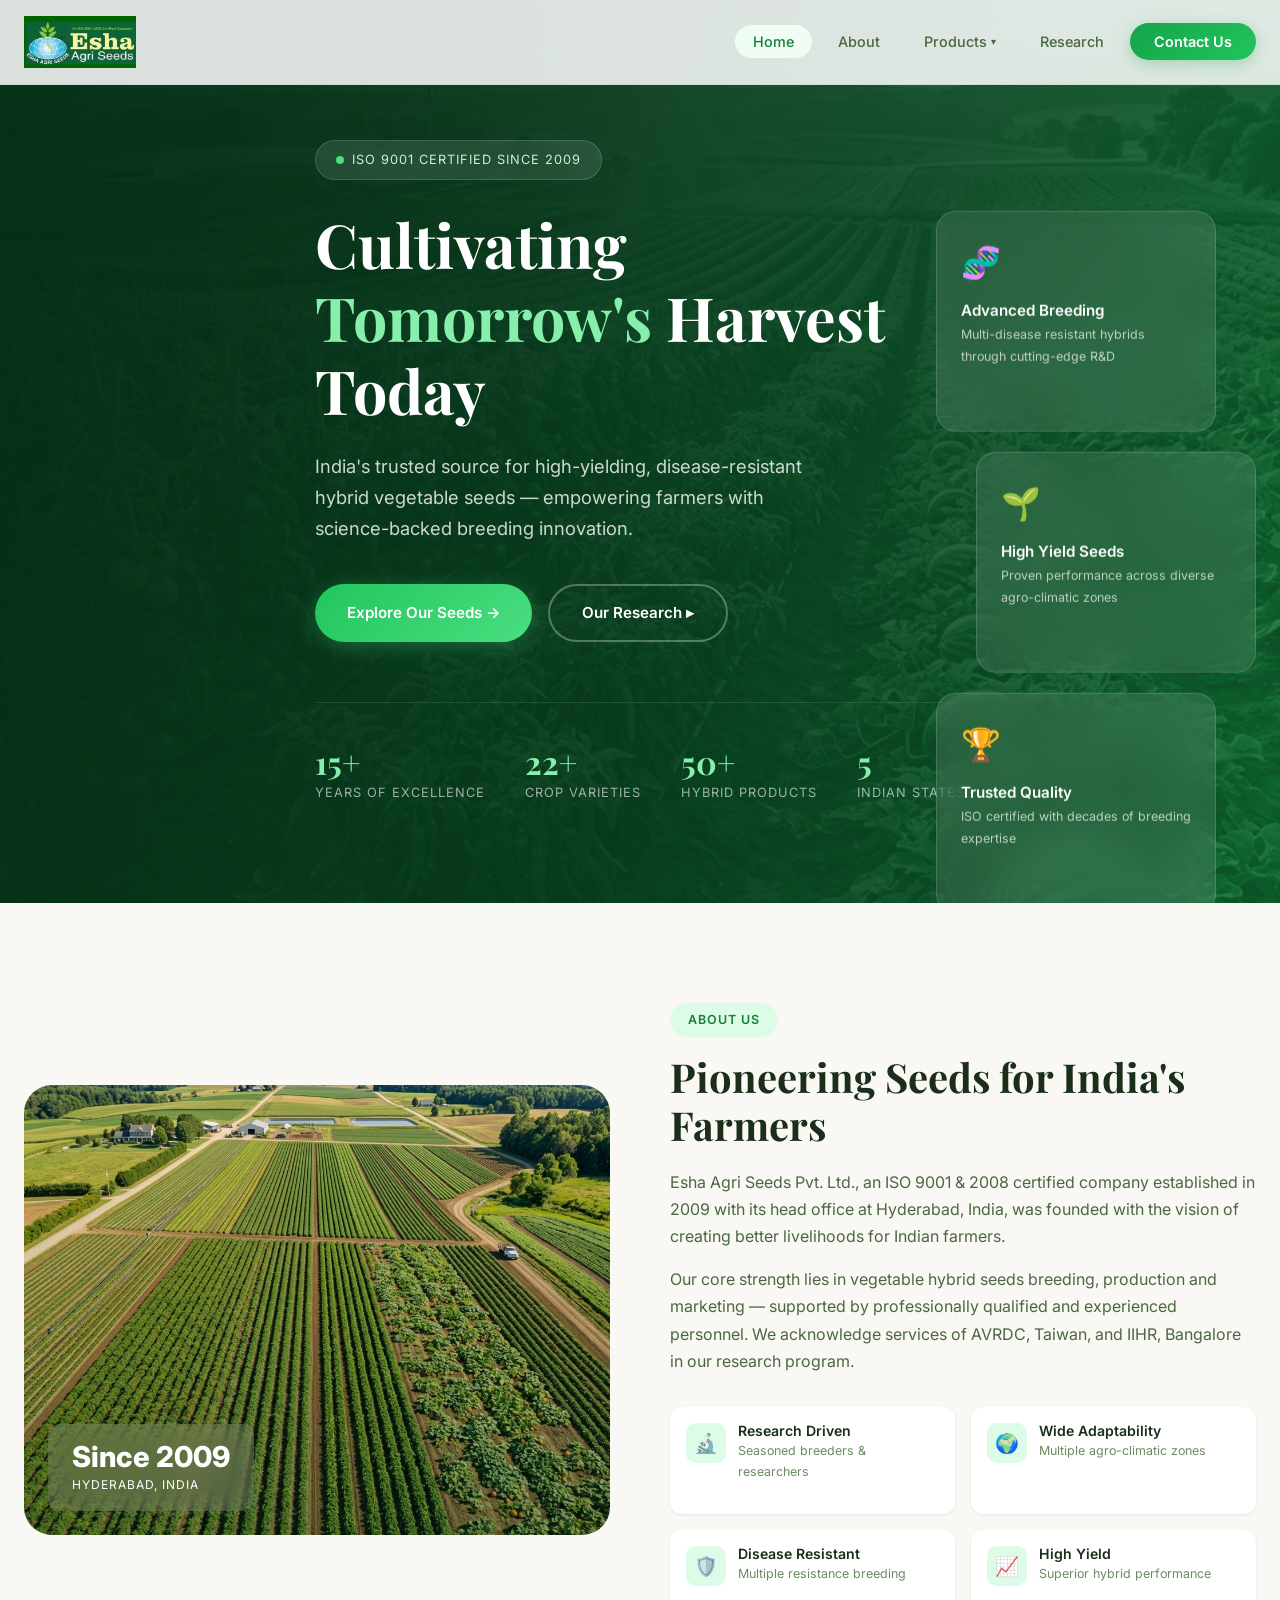
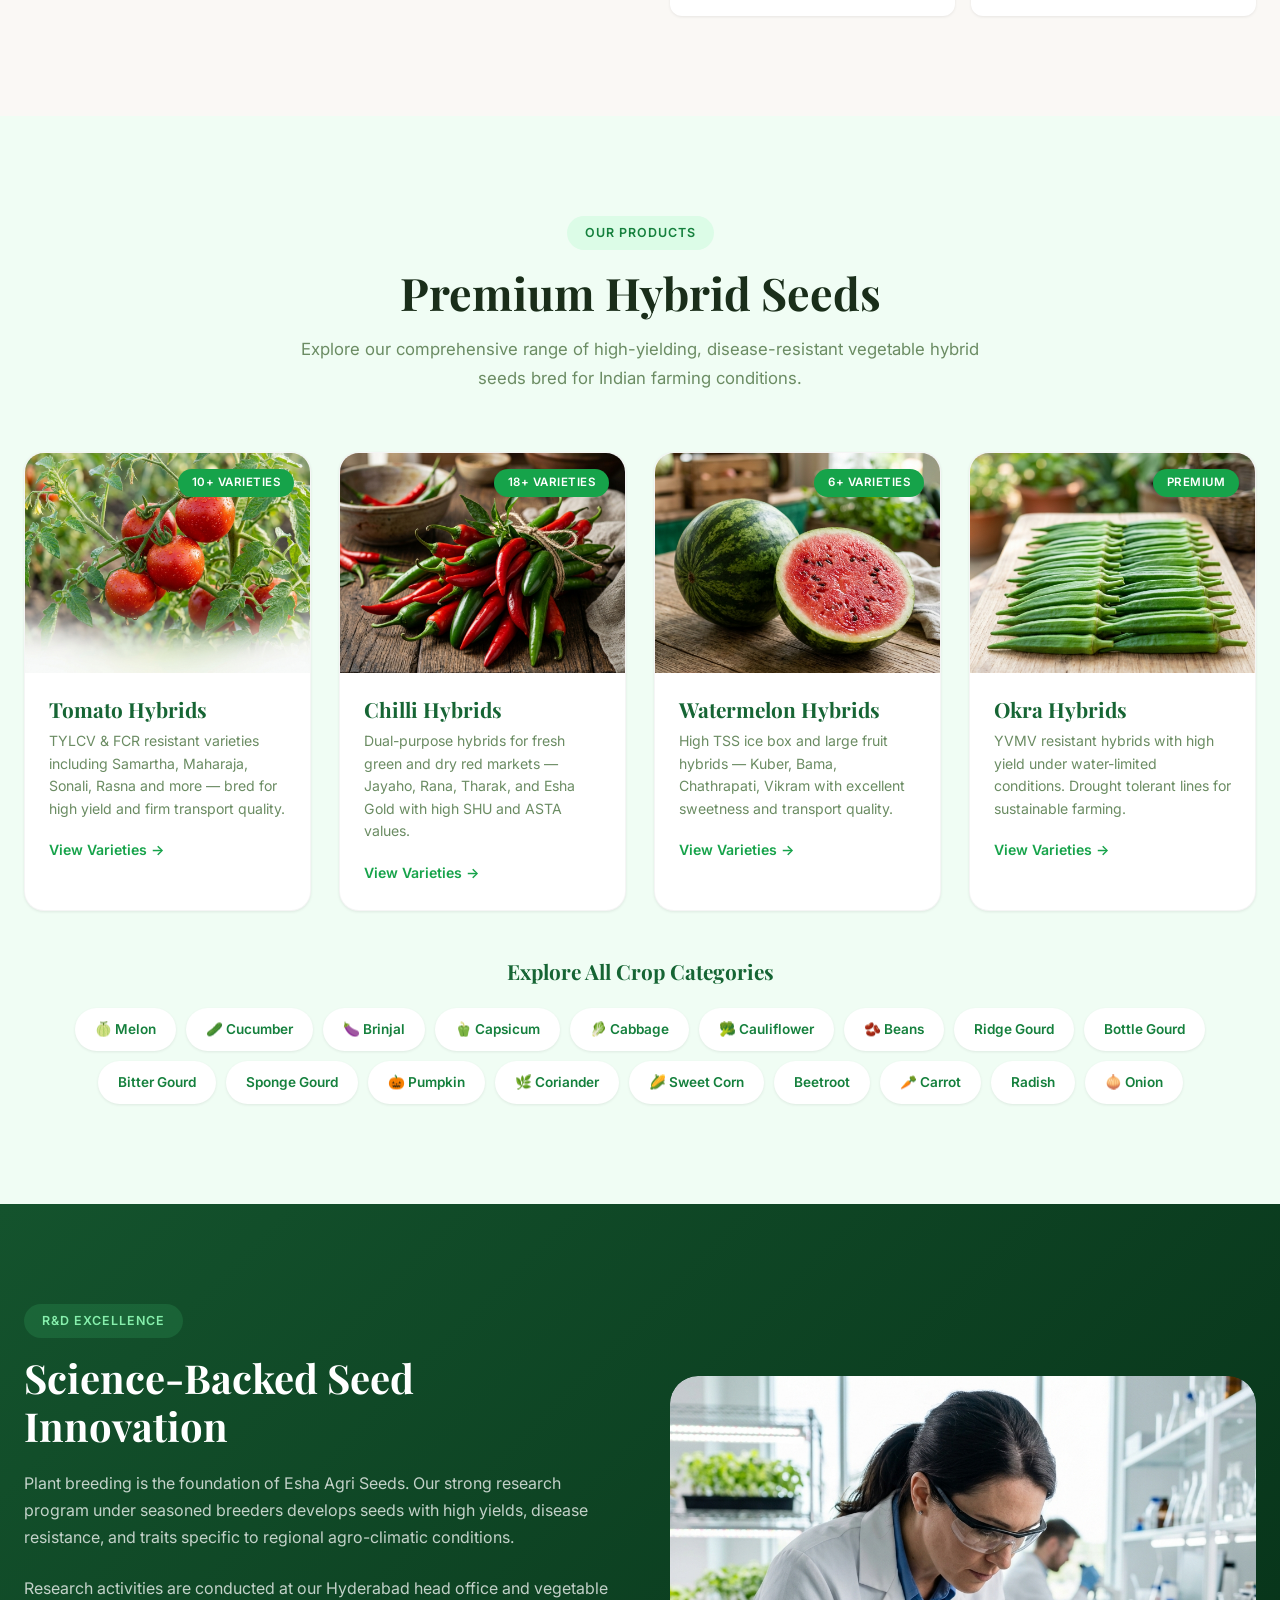
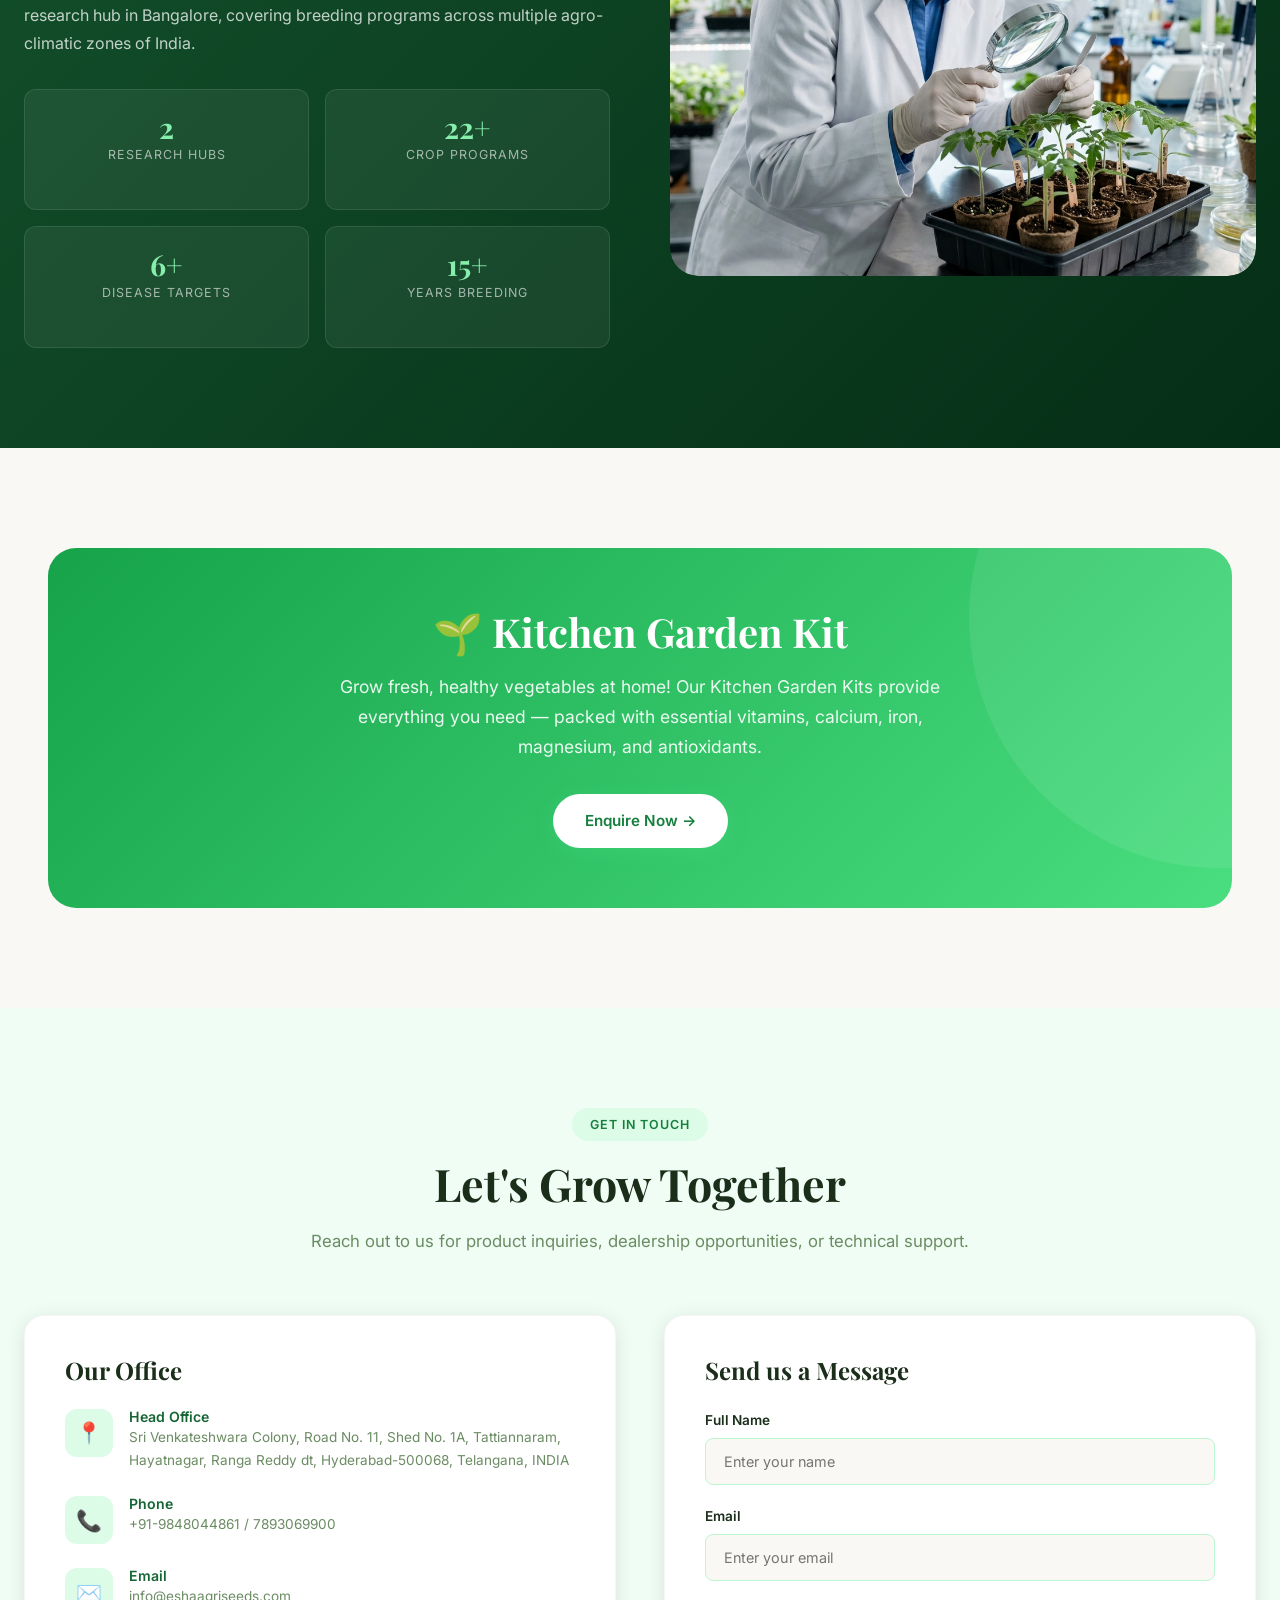
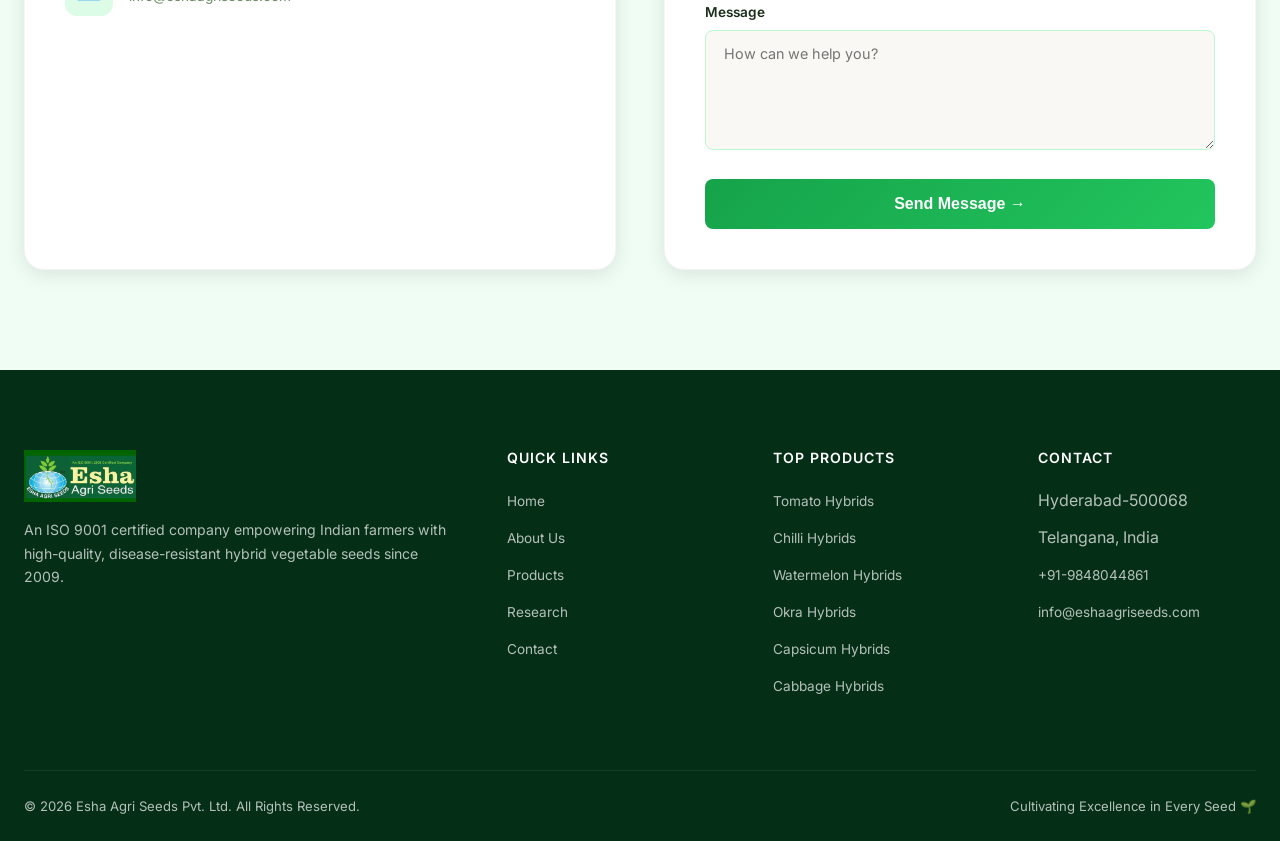
<file: index.html>
<!DOCTYPE html>
<html lang="en">
<head>
  <meta charset="UTF-8">
  <meta name="viewport" content="width=device-width, initial-scale=1.0">
  <title>Esha Agri Seeds Pvt Ltd | Premium Hybrid Vegetable Seeds</title>
  <meta name="description" content="Esha Agri Seeds Pvt Ltd - ISO 9001 certified company providing high quality hybrid vegetable seeds since 2009. Breeding excellence for Indian farmers.">
  <link rel="stylesheet" href="styles.css">
</head>
<body>

<!-- ===== HEADER ===== -->
<header class="site-header" id="site-header">
  <nav class="nav-inner">
    <a href="index.html" class="logo">
      <img src="images/logo.png" alt="Esha Agri Seeds" class="logo-img">
    </a>
    <ul class="nav-links" id="navLinks">
      <li><a href="index.html" class="active">Home</a></li>
      <li><a href="about.html">About</a></li>
      <li class="dropdown">
        <a class="dropdown-toggle">Products</a>
        <div class="dropdown-menu">
          <a href="products.html?crop=tomato">Tomato</a>
          <a href="products.html?crop=chilli">Chilli</a>
          <a href="products.html?crop=watermelon">Watermelon</a>
          <a href="products.html?crop=melon">Melon</a>
          <a href="products.html?crop=cucumber">Cucumber</a>
          <a href="products.html?crop=okra">Okra</a>
          <a href="products.html?crop=brinjal">Brinjal</a>
          <a href="products.html?crop=capsicum">Capsicum</a>
          <a href="products.html?crop=cabbage">Cabbage</a>
          <a href="products.html?crop=cauliflower">Cauliflower</a>
          <a href="products.html?crop=beans">Beans</a>
          <a href="products.html?crop=ridgegourd">Ridge Gourd</a>
          <a href="products.html?crop=bottlegourd">Bottle Gourd</a>
          <a href="products.html?crop=bittergourd">Bitter Gourd</a>
          <a href="products.html?crop=spongegourd">Sponge Gourd</a>
          <a href="products.html?crop=pumpkin">Pumpkin</a>
          <a href="products.html?crop=coriander">Coriander</a>
          <a href="products.html?crop=sweetcorn">Sweet Corn</a>
          <a href="products.html?crop=beetroot">Beetroot</a>
          <a href="products.html?crop=carrot">Carrot</a>
          <a href="products.html?crop=radish">Radish</a>
          <a href="products.html?crop=onion">Onion</a>
        </div>
      </li>
      <li><a href="research.html">Research</a></li>
      <li><a href="contact.html" class="nav-cta">Contact Us</a></li>
    </ul>
    <button class="mobile-toggle" id="mobileToggle" aria-label="Toggle menu">☰</button>
  </nav>
</header>

<!-- ===== HERO ===== -->
<section class="hero" id="hero">
  <div class="hero-bg"><img src="images/hero-banner.png" alt="Esha Agri Seeds farmland"></div>
  <div class="hero-overlay"></div>
  <div class="container hero-content">
    <div class="hero-badge"><span class="dot"></span> ISO 9001 Certified Since 2009</div>
    <h1>Cultivating <span class="accent">Tomorrow's</span> Harvest Today</h1>
    <p>India's trusted source for high-yielding, disease-resistant hybrid vegetable seeds — empowering farmers with science-backed breeding innovation.</p>
    <div class="hero-actions">
      <a href="products.html" class="btn btn-primary">Explore Our Seeds →</a>
      <a href="research.html" class="btn btn-outline">Our Research ▸</a>
    </div>
    <div class="hero-stats">
      <div class="stat"><h3>15+</h3><p>Years of Excellence</p></div>
      <div class="stat"><h3>22+</h3><p>Crop Varieties</p></div>
      <div class="stat"><h3>50+</h3><p>Hybrid Products</p></div>
      <div class="stat"><h3>5</h3><p>Indian States</p></div>
    </div>
  </div>
  <div class="hero-float">
    <div class="float-card">
      <div class="fc-icon">🧬</div>
      <h4>Advanced Breeding</h4>
      <p>Multi-disease resistant hybrids through cutting-edge R&D</p>
    </div>
    <div class="float-card">
      <div class="fc-icon">🌱</div>
      <h4>High Yield Seeds</h4>
      <p>Proven performance across diverse agro-climatic zones</p>
    </div>
    <div class="float-card">
      <div class="fc-icon">🏆</div>
      <h4>Trusted Quality</h4>
      <p>ISO certified with decades of breeding expertise</p>
    </div>
  </div>
</section>

<!-- ===== ABOUT SECTION ===== -->
<section class="section" id="about">
  <div class="container">
    <div class="about-grid reveal">
      <div class="about-img">
        <img src="images/farm-aerial.png" alt="Esha Agri Seeds farm">
        <div class="badge-overlay">
          <h4>Since 2009</h4>
          <p>Hyderabad, India</p>
        </div>
      </div>
      <div class="about-text">
        <span class="tag">About Us</span>
        <h2>Pioneering Seeds for India's Farmers</h2>
        <p>Esha Agri Seeds Pvt. Ltd., an ISO 9001 & 2008 certified company established in 2009 with its head office at Hyderabad, India, was founded with the vision of creating better livelihoods for Indian farmers.</p>
        <p>Our core strength lies in vegetable hybrid seeds breeding, production and marketing — supported by professionally qualified and experienced personnel. We acknowledge services of AVRDC, Taiwan, and IIHR, Bangalore in our research program.</p>
        <div class="about-features">
          <div class="about-feat">
            <div class="icon">🔬</div>
            <div><h4>Research Driven</h4><p>Seasoned breeders & researchers</p></div>
          </div>
          <div class="about-feat">
            <div class="icon">🌍</div>
            <div><h4>Wide Adaptability</h4><p>Multiple agro-climatic zones</p></div>
          </div>
          <div class="about-feat">
            <div class="icon">🛡️</div>
            <div><h4>Disease Resistant</h4><p>Multiple resistance breeding</p></div>
          </div>
          <div class="about-feat">
            <div class="icon">📈</div>
            <div><h4>High Yield</h4><p>Superior hybrid performance</p></div>
          </div>
        </div>
      </div>
    </div>
  </div>
</section>

<!-- ===== PRODUCTS ===== -->
<section class="section" style="background: var(--green-50);" id="products">
  <div class="container">
    <div class="section-header reveal">
      <span class="tag">Our Products</span>
      <h2>Premium Hybrid Seeds</h2>
      <p>Explore our comprehensive range of high-yielding, disease-resistant vegetable hybrid seeds bred for Indian farming conditions.</p>
    </div>
    <div class="products-grid reveal">
      <div class="product-card">
        <div class="card-img">
          <img src="images/tomato.png" alt="Tomato Hybrids">
          <span class="card-badge">10+ Varieties</span>
        </div>
        <div class="card-body">
          <h3>Tomato Hybrids</h3>
          <p>TYLCV & FCR resistant varieties including Samartha, Maharaja, Sonali, Rasna and more — bred for high yield and firm transport quality.</p>
          <a href="products.html?crop=tomato" class="card-link">View Varieties →</a>
        </div>
      </div>
      <div class="product-card">
        <div class="card-img">
          <img src="images/chilli.png" alt="Chilli Hybrids">
          <span class="card-badge">18+ Varieties</span>
        </div>
        <div class="card-body">
          <h3>Chilli Hybrids</h3>
          <p>Dual-purpose hybrids for fresh green and dry red markets — Jayaho, Rana, Tharak, and Esha Gold with high SHU and ASTA values.</p>
          <a href="products.html?crop=chilli" class="card-link">View Varieties →</a>
        </div>
      </div>
      <div class="product-card">
        <div class="card-img">
          <img src="images/watermelon.png" alt="Watermelon Hybrids">
          <span class="card-badge">6+ Varieties</span>
        </div>
        <div class="card-body">
          <h3>Watermelon Hybrids</h3>
          <p>High TSS ice box and large fruit hybrids — Kuber, Bama, Chathrapati, Vikram with excellent sweetness and transport quality.</p>
          <a href="products.html?crop=watermelon" class="card-link">View Varieties →</a>
        </div>
      </div>
      <div class="product-card">
        <div class="card-img">
          <img src="images/okra.png" alt="Okra Hybrids">
          <span class="card-badge">Premium</span>
        </div>
        <div class="card-body">
          <h3>Okra Hybrids</h3>
          <p>YVMV resistant hybrids with high yield under water-limited conditions. Drought tolerant lines for sustainable farming.</p>
          <a href="products.html?crop=okra" class="card-link">View Varieties →</a>
        </div>
      </div>
    </div>
    <!-- More Products -->
    <div style="text-align:center; margin-top:48px;" class="reveal">
      <h3 style="font-size:1.3rem; margin-bottom:24px; color:var(--green-800);">Explore All Crop Categories</h3>
      <div style="display:flex; flex-wrap:wrap; gap:10px; justify-content:center;">
        <a href="products.html?crop=melon" class="btn" style="background:var(--white); color:var(--green-700); box-shadow:var(--shadow-sm); font-size:.85rem; padding:10px 20px;">🍈 Melon</a>
        <a href="products.html?crop=cucumber" class="btn" style="background:var(--white); color:var(--green-700); box-shadow:var(--shadow-sm); font-size:.85rem; padding:10px 20px;">🥒 Cucumber</a>
        <a href="products.html?crop=brinjal" class="btn" style="background:var(--white); color:var(--green-700); box-shadow:var(--shadow-sm); font-size:.85rem; padding:10px 20px;">🍆 Brinjal</a>
        <a href="products.html?crop=capsicum" class="btn" style="background:var(--white); color:var(--green-700); box-shadow:var(--shadow-sm); font-size:.85rem; padding:10px 20px;">🫑 Capsicum</a>
        <a href="products.html?crop=cabbage" class="btn" style="background:var(--white); color:var(--green-700); box-shadow:var(--shadow-sm); font-size:.85rem; padding:10px 20px;">🥬 Cabbage</a>
        <a href="products.html?crop=cauliflower" class="btn" style="background:var(--white); color:var(--green-700); box-shadow:var(--shadow-sm); font-size:.85rem; padding:10px 20px;">🥦 Cauliflower</a>
        <a href="products.html?crop=beans" class="btn" style="background:var(--white); color:var(--green-700); box-shadow:var(--shadow-sm); font-size:.85rem; padding:10px 20px;">🫘 Beans</a>
        <a href="products.html?crop=ridgegourd" class="btn" style="background:var(--white); color:var(--green-700); box-shadow:var(--shadow-sm); font-size:.85rem; padding:10px 20px;">Ridge Gourd</a>
        <a href="products.html?crop=bottlegourd" class="btn" style="background:var(--white); color:var(--green-700); box-shadow:var(--shadow-sm); font-size:.85rem; padding:10px 20px;">Bottle Gourd</a>
        <a href="products.html?crop=bittergourd" class="btn" style="background:var(--white); color:var(--green-700); box-shadow:var(--shadow-sm); font-size:.85rem; padding:10px 20px;">Bitter Gourd</a>
        <a href="products.html?crop=spongegourd" class="btn" style="background:var(--white); color:var(--green-700); box-shadow:var(--shadow-sm); font-size:.85rem; padding:10px 20px;">Sponge Gourd</a>
        <a href="products.html?crop=pumpkin" class="btn" style="background:var(--white); color:var(--green-700); box-shadow:var(--shadow-sm); font-size:.85rem; padding:10px 20px;">🎃 Pumpkin</a>
        <a href="products.html?crop=coriander" class="btn" style="background:var(--white); color:var(--green-700); box-shadow:var(--shadow-sm); font-size:.85rem; padding:10px 20px;">🌿 Coriander</a>
        <a href="products.html?crop=sweetcorn" class="btn" style="background:var(--white); color:var(--green-700); box-shadow:var(--shadow-sm); font-size:.85rem; padding:10px 20px;">🌽 Sweet Corn</a>
        <a href="products.html?crop=beetroot" class="btn" style="background:var(--white); color:var(--green-700); box-shadow:var(--shadow-sm); font-size:.85rem; padding:10px 20px;">Beetroot</a>
        <a href="products.html?crop=carrot" class="btn" style="background:var(--white); color:var(--green-700); box-shadow:var(--shadow-sm); font-size:.85rem; padding:10px 20px;">🥕 Carrot</a>
        <a href="products.html?crop=radish" class="btn" style="background:var(--white); color:var(--green-700); box-shadow:var(--shadow-sm); font-size:.85rem; padding:10px 20px;">Radish</a>
        <a href="products.html?crop=onion" class="btn" style="background:var(--white); color:var(--green-700); box-shadow:var(--shadow-sm); font-size:.85rem; padding:10px 20px;">🧅 Onion</a>
      </div>
    </div>
  </div>
</section>

<!-- ===== RESEARCH ===== -->
<section class="section section-dark" id="research">
  <div class="container">
    <div class="research-grid reveal">
      <div class="research-content">
        <span class="tag">R&D Excellence</span>
        <h2>Science-Backed Seed Innovation</h2>
        <p>Plant breeding is the foundation of Esha Agri Seeds. Our strong research program under seasoned breeders develops seeds with high yields, disease resistance, and traits specific to regional agro-climatic conditions.</p>
        <p>Research activities are conducted at our Hyderabad head office and vegetable research hub in Bangalore, covering breeding programs across multiple agro-climatic zones of India.</p>
        <div class="research-stats-grid">
          <div class="r-stat"><h3>2</h3><p>Research Hubs</p></div>
          <div class="r-stat"><h3>22+</h3><p>Crop Programs</p></div>
          <div class="r-stat"><h3>6+</h3><p>Disease Targets</p></div>
          <div class="r-stat"><h3>15+</h3><p>Years Breeding</p></div>
        </div>
      </div>
      <div class="research-img">
        <img src="images/research-lab.png" alt="Research laboratory">
      </div>
    </div>
  </div>
</section>

<!-- ===== KITCHEN GARDEN KIT ===== -->
<section class="section">
  <div class="container">
    <div class="cta-banner reveal">
      <h2>🌱 Kitchen Garden Kit</h2>
      <p>Grow fresh, healthy vegetables at home! Our Kitchen Garden Kits provide everything you need — packed with essential vitamins, calcium, iron, magnesium, and antioxidants.</p>
      <a href="contact.html" class="btn btn-primary" style="background:var(--white); color:var(--green-700);">Enquire Now →</a>
    </div>
  </div>
</section>

<!-- ===== CONTACT PREVIEW ===== -->
<section class="section" style="background:var(--green-50);" id="contact-preview">
  <div class="container">
    <div class="section-header reveal">
      <span class="tag">Get In Touch</span>
      <h2>Let's Grow Together</h2>
      <p>Reach out to us for product inquiries, dealership opportunities, or technical support.</p>
    </div>
    <div class="contact-grid reveal">
      <div class="contact-card">
        <h3>Our Office</h3>
        <div class="contact-item">
          <div class="ci-icon">📍</div>
          <div>
            <h4>Head Office</h4>
            <p>Sri Venkateshwara Colony, Road No. 11, Shed No. 1A, Tattiannaram, Hayatnagar, Ranga Reddy dt, Hyderabad-500068, Telangana, INDIA</p>
          </div>
        </div>
        <div class="contact-item">
          <div class="ci-icon">📞</div>
          <div>
            <h4>Phone</h4>
            <p>+91-9848044861 / 7893069900</p>
          </div>
        </div>
        <div class="contact-item">
          <div class="ci-icon">✉️</div>
          <div>
            <h4>Email</h4>
            <p>info@eshaagriseeds.com</p>
          </div>
        </div>
      </div>
      <div class="contact-card">
        <h3>Send us a Message</h3>
        <form class="contact-form" id="contactForm">
          <div class="form-group">
            <label for="name">Full Name</label>
            <input type="text" id="name" placeholder="Enter your name" required>
          </div>
          <div class="form-group">
            <label for="email">Email</label>
            <input type="email" id="email" placeholder="Enter your email" required>
          </div>
          <div class="form-group">
            <label for="message">Message</label>
            <textarea id="message" placeholder="How can we help you?" required></textarea>
          </div>
          <button type="submit" class="btn-submit">Send Message →</button>
        </form>
      </div>
    </div>
  </div>
</section>

<!-- ===== FOOTER ===== -->
<footer class="site-footer">
  <div class="container">
    <div class="footer-grid">
      <div class="footer-brand">
        <a href="index.html" class="logo" style="margin-bottom:12px;">
          <img src="images/logo.png" alt="Esha Agri Seeds" class="logo-img">
        </a>
        <p>An ISO 9001 certified company empowering Indian farmers with high-quality, disease-resistant hybrid vegetable seeds since 2009.</p>
      </div>
      <div class="footer-col">
        <h4>Quick Links</h4>
        <ul>
          <li><a href="index.html">Home</a></li>
          <li><a href="about.html">About Us</a></li>
          <li><a href="products.html">Products</a></li>
          <li><a href="research.html">Research</a></li>
          <li><a href="contact.html">Contact</a></li>
        </ul>
      </div>
      <div class="footer-col">
        <h4>Top Products</h4>
        <ul>
          <li><a href="products.html?crop=tomato">Tomato Hybrids</a></li>
          <li><a href="products.html?crop=chilli">Chilli Hybrids</a></li>
          <li><a href="products.html?crop=watermelon">Watermelon Hybrids</a></li>
          <li><a href="products.html?crop=okra">Okra Hybrids</a></li>
          <li><a href="products.html?crop=capsicum">Capsicum Hybrids</a></li>
          <li><a href="products.html?crop=cabbage">Cabbage Hybrids</a></li>
        </ul>
      </div>
      <div class="footer-col">
        <h4>Contact</h4>
        <ul>
          <li>Hyderabad-500068</li>
          <li>Telangana, India</li>
          <li><a href="tel:+919848044861">+91-9848044861</a></li>
          <li><a href="mailto:info@eshaagriseeds.com">info@eshaagriseeds.com</a></li>
        </ul>
      </div>
    </div>
    <div class="footer-bottom">
      <p>© 2026 Esha Agri Seeds Pvt. Ltd. All Rights Reserved.</p>
      <p>Cultivating Excellence in Every Seed 🌱</p>
    </div>
  </div>
</footer>

<script>
// Header scroll effect
window.addEventListener('scroll', () => {
  document.getElementById('site-header').classList.toggle('scrolled', window.scrollY > 50);
});

// Mobile menu toggle
document.getElementById('mobileToggle').addEventListener('click', () => {
  const nav = document.getElementById('navLinks');
  nav.classList.toggle('open');
  document.getElementById('mobileToggle').textContent = nav.classList.contains('open') ? '✕' : '☰';
});

// Scroll reveal
const observer = new IntersectionObserver((entries) => {
  entries.forEach(e => { if (e.isIntersecting) { e.target.classList.add('visible'); } });
}, { threshold: 0.1 });
document.querySelectorAll('.reveal').forEach(el => observer.observe(el));

// Animate stats on scroll
const animateCounters = () => {
  document.querySelectorAll('.stat h3, .r-stat h3').forEach(el => {
    const val = el.textContent; const num = parseInt(val);
    if (isNaN(num) || el.dataset.animated) return;
    el.dataset.animated = 'true';
    const suffix = val.replace(num, '');
    let current = 0;
    const step = Math.ceil(num / 40);
    const timer = setInterval(() => {
      current += step;
      if (current >= num) { current = num; clearInterval(timer); }
      el.textContent = current + suffix;
    }, 30);
  });
};
const statsObserver = new IntersectionObserver((entries) => {
  entries.forEach(e => { if (e.isIntersecting) animateCounters(); });
}, { threshold: 0.3 });
document.querySelectorAll('.hero-stats, .research-stats-grid').forEach(el => statsObserver.observe(el));
</script>
</body>
</html>
</file>
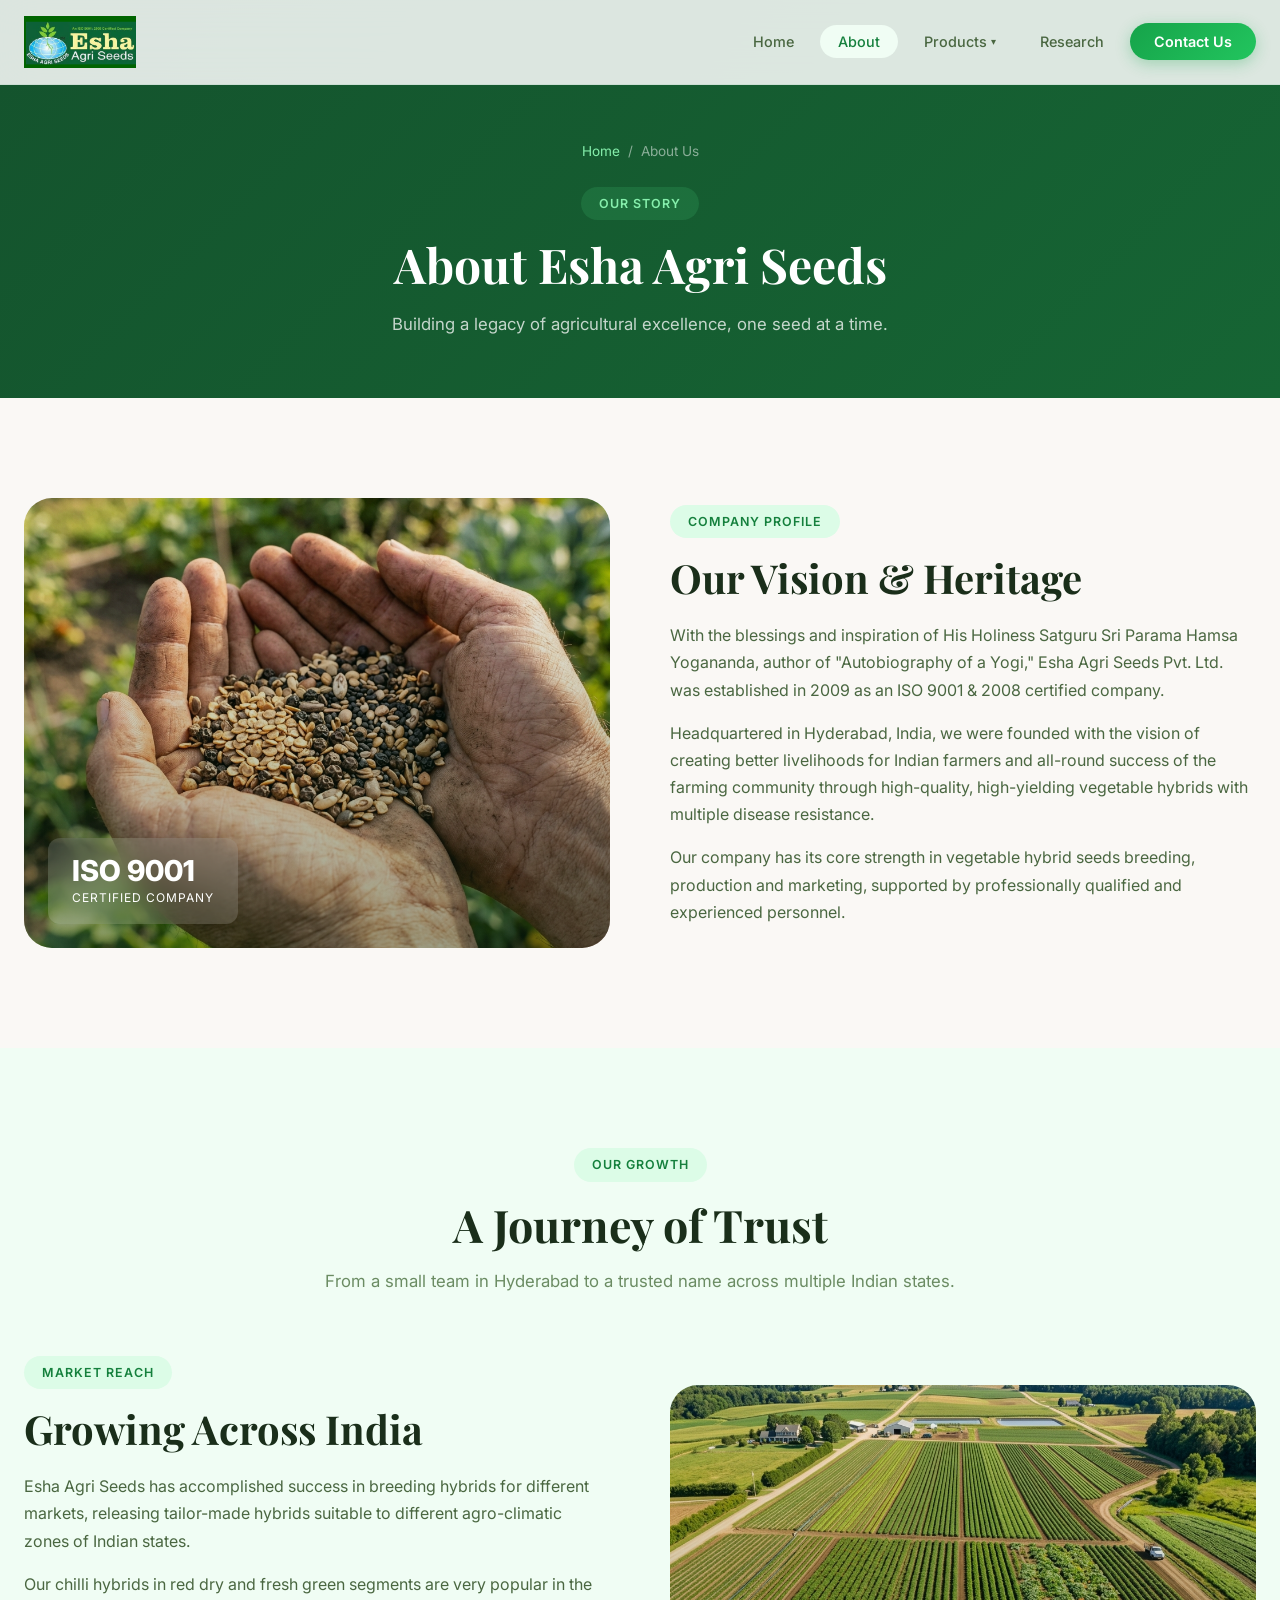
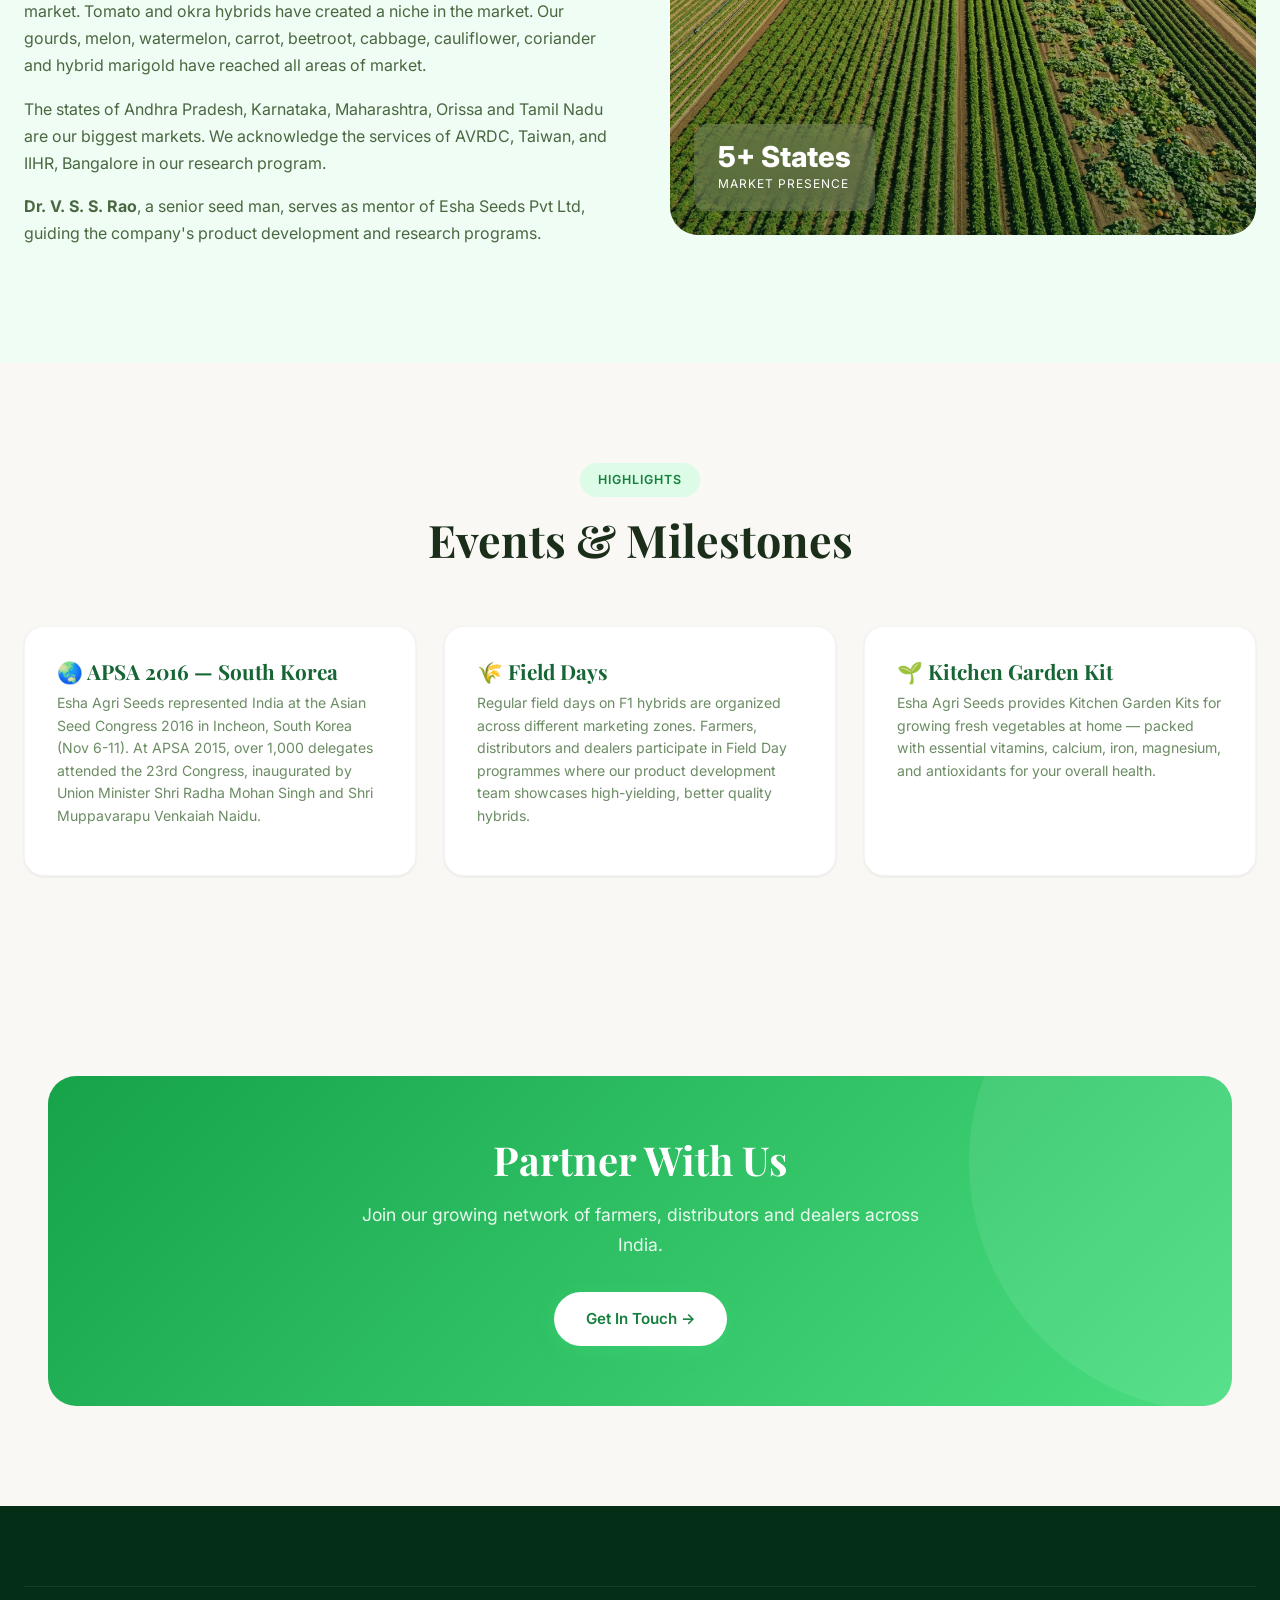
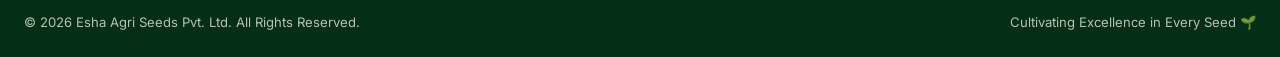
<file: about.html>
<!DOCTYPE html>
<html lang="en">
<head>
  <meta charset="UTF-8">
  <meta name="viewport" content="width=device-width, initial-scale=1.0">
  <title>About Us | Esha Agri Seeds Pvt Ltd</title>
  <meta name="description" content="Learn about Esha Agri Seeds - ISO 9001 certified company with a vision of creating better livelihoods for Indian farmers since 2009.">
  <link rel="stylesheet" href="styles.css">
</head>
<body>
<header class="site-header" id="site-header">
  <nav class="nav-inner">
    <a href="index.html" class="logo"><img src="images/logo.png" alt="Esha Agri Seeds" class="logo-img"></a>
    <ul class="nav-links" id="navLinks">
      <li><a href="index.html">Home</a></li>
      <li><a href="about.html" class="active">About</a></li>
      <li class="dropdown"><a class="dropdown-toggle">Products</a><div class="dropdown-menu">
        <a href="products.html?crop=tomato">Tomato</a><a href="products.html?crop=chilli">Chilli</a>
        <a href="products.html?crop=watermelon">Watermelon</a><a href="products.html?crop=okra">Okra</a>
        <a href="products.html?crop=capsicum">Capsicum</a><a href="products.html?crop=cabbage">Cabbage</a>
      </div></li>
      <li><a href="research.html">Research</a></li>
      <li><a href="contact.html" class="nav-cta">Contact Us</a></li>
    </ul>
    <button class="mobile-toggle" id="mobileToggle" aria-label="Toggle menu">☰</button>
  </nav>
</header>

<section class="page-hero">
  <div class="container">
    <div class="breadcrumb"><a href="index.html">Home</a> / <span>About Us</span></div>
    <span class="tag">Our Story</span>
    <h1>About Esha Agri Seeds</h1>
    <p>Building a legacy of agricultural excellence, one seed at a time.</p>
  </div>
</section>

<section class="section">
  <div class="container">
    <div class="about-grid reveal">
      <div class="about-img">
        <img src="images/seeds-closeup.png" alt="Seeds closeup">
        <div class="badge-overlay"><h4>ISO 9001</h4><p>Certified Company</p></div>
      </div>
      <div class="about-text">
        <span class="tag">Company Profile</span>
        <h2>Our Vision & Heritage</h2>
        <p>With the blessings and inspiration of His Holiness Satguru Sri Parama Hamsa Yogananda, author of "Autobiography of a Yogi," Esha Agri Seeds Pvt. Ltd. was established in 2009 as an ISO 9001 & 2008 certified company.</p>
        <p>Headquartered in Hyderabad, India, we were founded with the vision of creating better livelihoods for Indian farmers and all-round success of the farming community through high-quality, high-yielding vegetable hybrids with multiple disease resistance.</p>
        <p>Our company has its core strength in vegetable hybrid seeds breeding, production and marketing, supported by professionally qualified and experienced personnel.</p>
      </div>
    </div>
  </div>
</section>

<section class="section" style="background:var(--green-50);">
  <div class="container">
    <div class="section-header reveal">
      <span class="tag">Our Growth</span>
      <h2>A Journey of Trust</h2>
      <p>From a small team in Hyderabad to a trusted name across multiple Indian states.</p>
    </div>
    <div class="about-grid reveal" style="direction:rtl;">
      <div style="direction:ltr;">
        <div class="about-img">
          <img src="images/farm-aerial.png" alt="Esha Agri Seeds operations">
          <div class="badge-overlay"><h4>5+ States</h4><p>Market Presence</p></div>
        </div>
      </div>
      <div class="about-text" style="direction:ltr;">
        <span class="tag">Market Reach</span>
        <h2>Growing Across India</h2>
        <p>Esha Agri Seeds has accomplished success in breeding hybrids for different markets, releasing tailor-made hybrids suitable to different agro-climatic zones of Indian states.</p>
        <p>Our chilli hybrids in red dry and fresh green segments are very popular in the market. Tomato and okra hybrids have created a niche in the market. Our gourds, melon, watermelon, carrot, beetroot, cabbage, cauliflower, coriander and hybrid marigold have reached all areas of market.</p>
        <p>The states of Andhra Pradesh, Karnataka, Maharashtra, Orissa and Tamil Nadu are our biggest markets. We acknowledge the services of AVRDC, Taiwan, and IIHR, Bangalore in our research program.</p>
        <p><strong>Dr. V. S. S. Rao</strong>, a senior seed man, serves as mentor of Esha Seeds Pvt Ltd, guiding the company's product development and research programs.</p>
      </div>
    </div>
  </div>
</section>

<!-- Events & Highlights -->
<section class="section">
  <div class="container">
    <div class="section-header reveal">
      <span class="tag">Highlights</span>
      <h2>Events & Milestones</h2>
    </div>
    <div class="products-grid reveal">
      <div class="product-card">
        <div class="card-body" style="padding:32px;">
          <h3>🌏 APSA 2016 — South Korea</h3>
          <p>Esha Agri Seeds represented India at the Asian Seed Congress 2016 in Incheon, South Korea (Nov 6-11). At APSA 2015, over 1,000 delegates attended the 23rd Congress, inaugurated by Union Minister Shri Radha Mohan Singh and Shri Muppavarapu Venkaiah Naidu.</p>
        </div>
      </div>
      <div class="product-card">
        <div class="card-body" style="padding:32px;">
          <h3>🌾 Field Days</h3>
          <p>Regular field days on F1 hybrids are organized across different marketing zones. Farmers, distributors and dealers participate in Field Day programmes where our product development team showcases high-yielding, better quality hybrids.</p>
        </div>
      </div>
      <div class="product-card">
        <div class="card-body" style="padding:32px;">
          <h3>🌱 Kitchen Garden Kit</h3>
          <p>Esha Agri Seeds provides Kitchen Garden Kits for growing fresh vegetables at home — packed with essential vitamins, calcium, iron, magnesium, and antioxidants for your overall health.</p>
        </div>
      </div>
    </div>
  </div>
</section>

<section class="section">
  <div class="container">
    <div class="cta-banner reveal">
      <h2>Partner With Us</h2>
      <p>Join our growing network of farmers, distributors and dealers across India.</p>
      <a href="contact.html" class="btn btn-primary" style="background:var(--white); color:var(--green-700);">Get In Touch →</a>
    </div>
  </div>
</section>

<footer class="site-footer">
  <div class="container">
    <div class="footer-bottom">
      <p>© 2026 Esha Agri Seeds Pvt. Ltd. All Rights Reserved.</p>
      <p>Cultivating Excellence in Every Seed 🌱</p>
    </div>
  </div>
</footer>

<script>
window.addEventListener('scroll', () => { document.getElementById('site-header').classList.toggle('scrolled', window.scrollY > 50); });
document.getElementById('mobileToggle').addEventListener('click', () => {
  const n = document.getElementById('navLinks'); n.classList.toggle('open');
  document.getElementById('mobileToggle').textContent = n.classList.contains('open') ? '✕' : '☰';
});
const obs = new IntersectionObserver(e => e.forEach(x => { if(x.isIntersecting) x.target.classList.add('visible'); }), {threshold:.1});
document.querySelectorAll('.reveal').forEach(el => obs.observe(el));
</script>
</body>
</html>
</file>
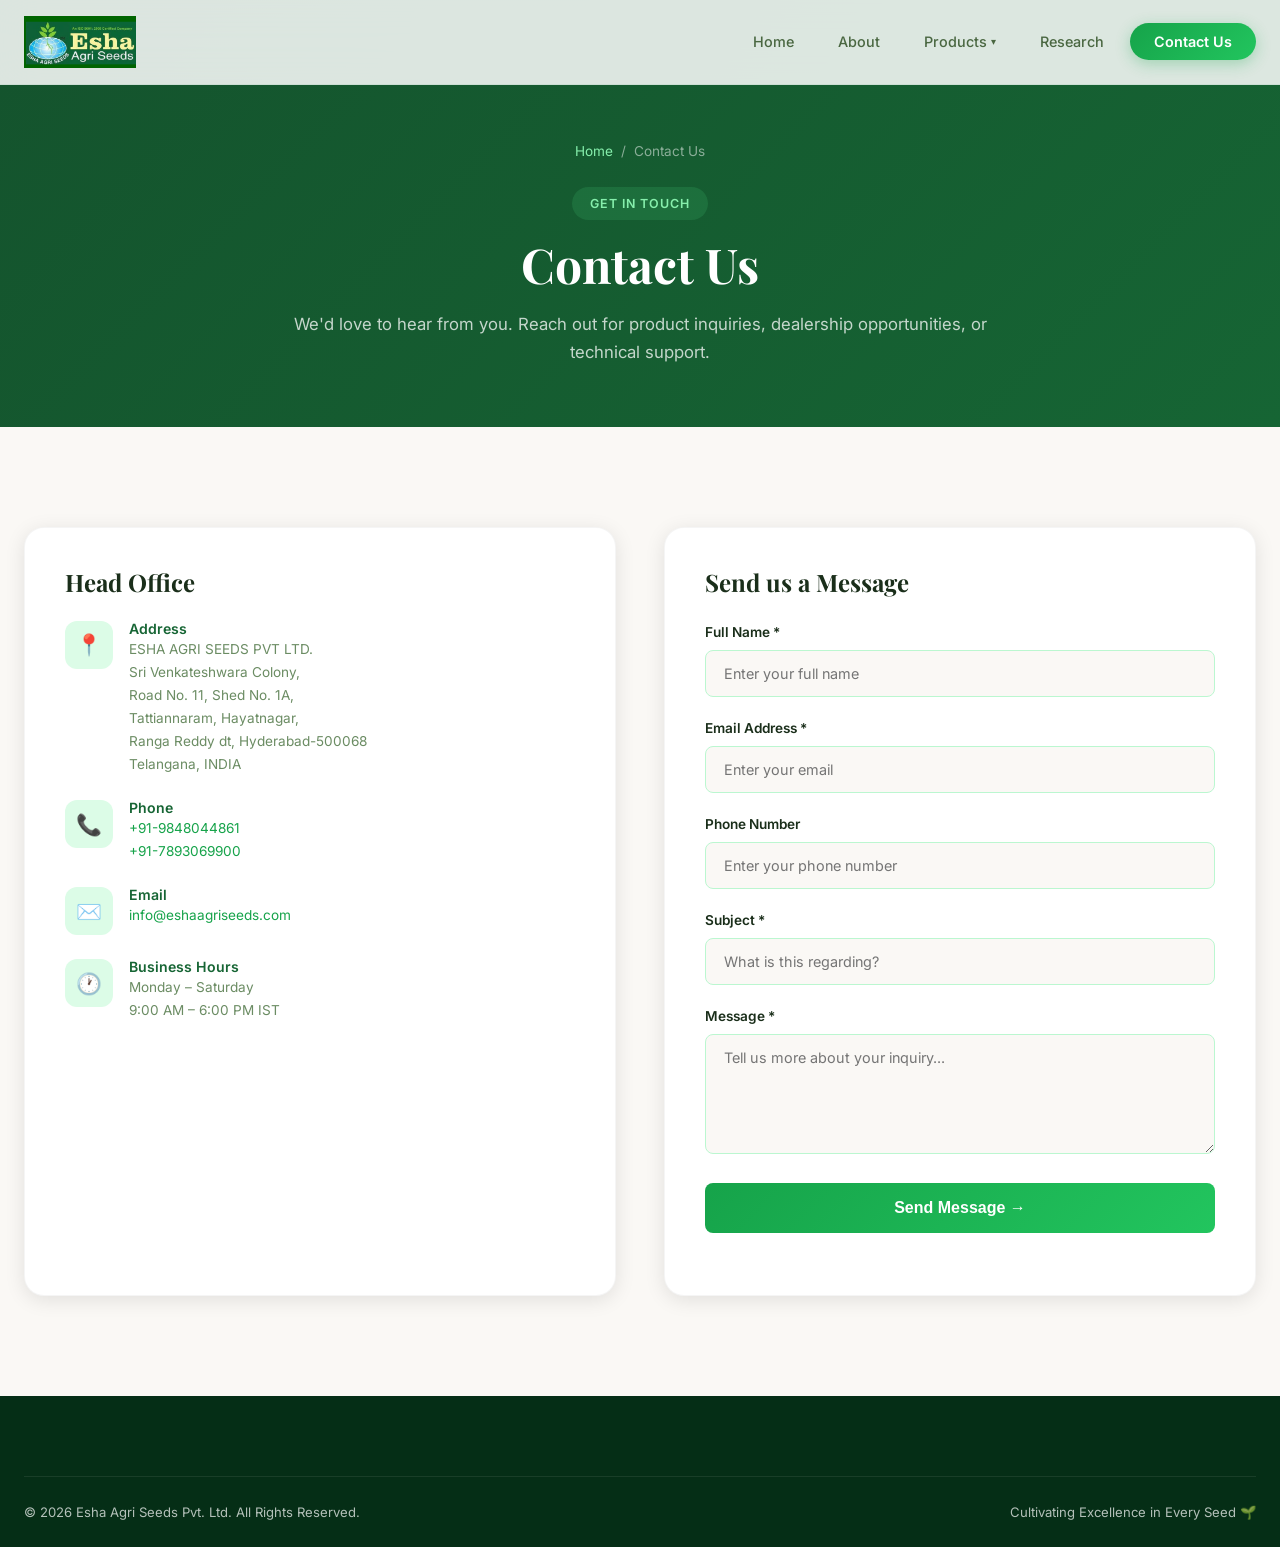
<file: contact.html>
<!DOCTYPE html>
<html lang="en">
<head>
  <meta charset="UTF-8">
  <meta name="viewport" content="width=device-width, initial-scale=1.0">
  <title>Contact Us | Esha Agri Seeds Pvt Ltd</title>
  <meta name="description" content="Contact Esha Agri Seeds for product inquiries, dealership opportunities, or technical support. Hyderabad, Telangana.">
  <link rel="stylesheet" href="styles.css">
</head>
<body>
<header class="site-header" id="site-header">
  <nav class="nav-inner">
    <a href="index.html" class="logo"><img src="images/logo.png" alt="Esha Agri Seeds" class="logo-img"></a>
    <ul class="nav-links" id="navLinks">
      <li><a href="index.html">Home</a></li><li><a href="about.html">About</a></li>
      <li class="dropdown"><a class="dropdown-toggle">Products</a><div class="dropdown-menu">
        <a href="products.html?crop=tomato">Tomato</a><a href="products.html?crop=chilli">Chilli</a>
        <a href="products.html?crop=watermelon">Watermelon</a><a href="products.html?crop=okra">Okra</a>
      </div></li>
      <li><a href="research.html">Research</a></li>
      <li><a href="contact.html" class="nav-cta active">Contact Us</a></li>
    </ul>
    <button class="mobile-toggle" id="mobileToggle" aria-label="Toggle menu">☰</button>
  </nav>
</header>

<section class="page-hero">
  <div class="container">
    <div class="breadcrumb"><a href="index.html">Home</a> / <span>Contact Us</span></div>
    <span class="tag">Get In Touch</span>
    <h1>Contact Us</h1>
    <p>We'd love to hear from you. Reach out for product inquiries, dealership opportunities, or technical support.</p>
  </div>
</section>

<section class="section">
  <div class="container">
    <div class="contact-grid reveal">
      <div class="contact-card">
        <h3>Head Office</h3>
        <div class="contact-item">
          <div class="ci-icon">📍</div>
          <div><h4>Address</h4><p>ESHA AGRI SEEDS PVT LTD.<br>Sri Venkateshwara Colony,<br>Road No. 11, Shed No. 1A,<br>Tattiannaram, Hayatnagar,<br>Ranga Reddy dt, Hyderabad-500068<br>Telangana, INDIA</p></div>
        </div>
        <div class="contact-item">
          <div class="ci-icon">📞</div>
          <div><h4>Phone</h4><p><a href="tel:+919848044861" style="color:var(--green-600);">+91-9848044861</a><br><a href="tel:+917893069900" style="color:var(--green-600);">+91-7893069900</a></p></div>
        </div>
        <div class="contact-item">
          <div class="ci-icon">✉️</div>
          <div><h4>Email</h4><p><a href="mailto:info@eshaagriseeds.com" style="color:var(--green-600);">info@eshaagriseeds.com</a></p></div>
        </div>
        <div class="contact-item">
          <div class="ci-icon">🕐</div>
          <div><h4>Business Hours</h4><p>Monday – Saturday<br>9:00 AM – 6:00 PM IST</p></div>
        </div>
        <!-- Map embed -->
        <div style="border-radius:var(--radius-md); overflow:hidden; margin-top:16px;">
          <iframe src="https://www.google.com/maps/embed?pb=!1m18!1m12!1m3!1d3808.123!2d78.5841!3d17.3236!2m3!1f0!2f0!3f0!3m2!1i1024!2i768!4f13.1!3m3!1m2!1s0x0%3A0x0!2zMTfCsDE5JzI1LjAiTiA3OMKwMzUnMDIuOCJF!5e0!3m2!1sen!2sin!4v1" width="100%" height="200" style="border:0;" allowfullscreen loading="lazy"></iframe>
        </div>
      </div>
      <div class="contact-card">
        <h3>Send us a Message</h3>
        <form class="contact-form" id="contactForm" onsubmit="handleSubmit(event)">
          <div class="form-group">
            <label for="name">Full Name *</label>
            <input type="text" id="name" placeholder="Enter your full name" required>
          </div>
          <div class="form-group">
            <label for="email">Email Address *</label>
            <input type="email" id="email" placeholder="Enter your email" required>
          </div>
          <div class="form-group">
            <label for="phone">Phone Number</label>
            <input type="tel" id="phone" placeholder="Enter your phone number">
          </div>
          <div class="form-group">
            <label for="subject">Subject *</label>
            <input type="text" id="subject" placeholder="What is this regarding?" required>
          </div>
          <div class="form-group">
            <label for="message">Message *</label>
            <textarea id="message" placeholder="Tell us more about your inquiry..." required></textarea>
          </div>
          <button type="submit" class="btn-submit" id="submitBtn">Send Message →</button>
        </form>
        <div id="successMsg" style="display:none; text-align:center; padding:40px 20px;">
          <div style="font-size:3rem; margin-bottom:16px;">✅</div>
          <h3 style="color:var(--green-700); margin-bottom:8px;">Message Sent!</h3>
          <p style="color:var(--text-muted);">Thank you for reaching out. We'll get back to you within 24-48 hours.</p>
        </div>
      </div>
    </div>
  </div>
</section>

<footer class="site-footer"><div class="container"><div class="footer-bottom"><p>© 2026 Esha Agri Seeds Pvt. Ltd. All Rights Reserved.</p><p>Cultivating Excellence in Every Seed 🌱</p></div></div></footer>
<script>
window.addEventListener('scroll', () => { document.getElementById('site-header').classList.toggle('scrolled', window.scrollY > 50); });
document.getElementById('mobileToggle').addEventListener('click', () => { const n = document.getElementById('navLinks'); n.classList.toggle('open'); document.getElementById('mobileToggle').textContent = n.classList.contains('open') ? '✕' : '☰'; });
const obs = new IntersectionObserver(e => e.forEach(x => { if(x.isIntersecting) x.target.classList.add('visible'); }), {threshold:.1});
document.querySelectorAll('.reveal').forEach(el => obs.observe(el));

function handleSubmit(e) {
  e.preventDefault();
  document.getElementById('submitBtn').textContent = 'Sending...';
  setTimeout(() => {
    document.getElementById('contactForm').style.display = 'none';
    document.getElementById('successMsg').style.display = 'block';
  }, 1000);
}
</script>
</body>
</html>
</file>
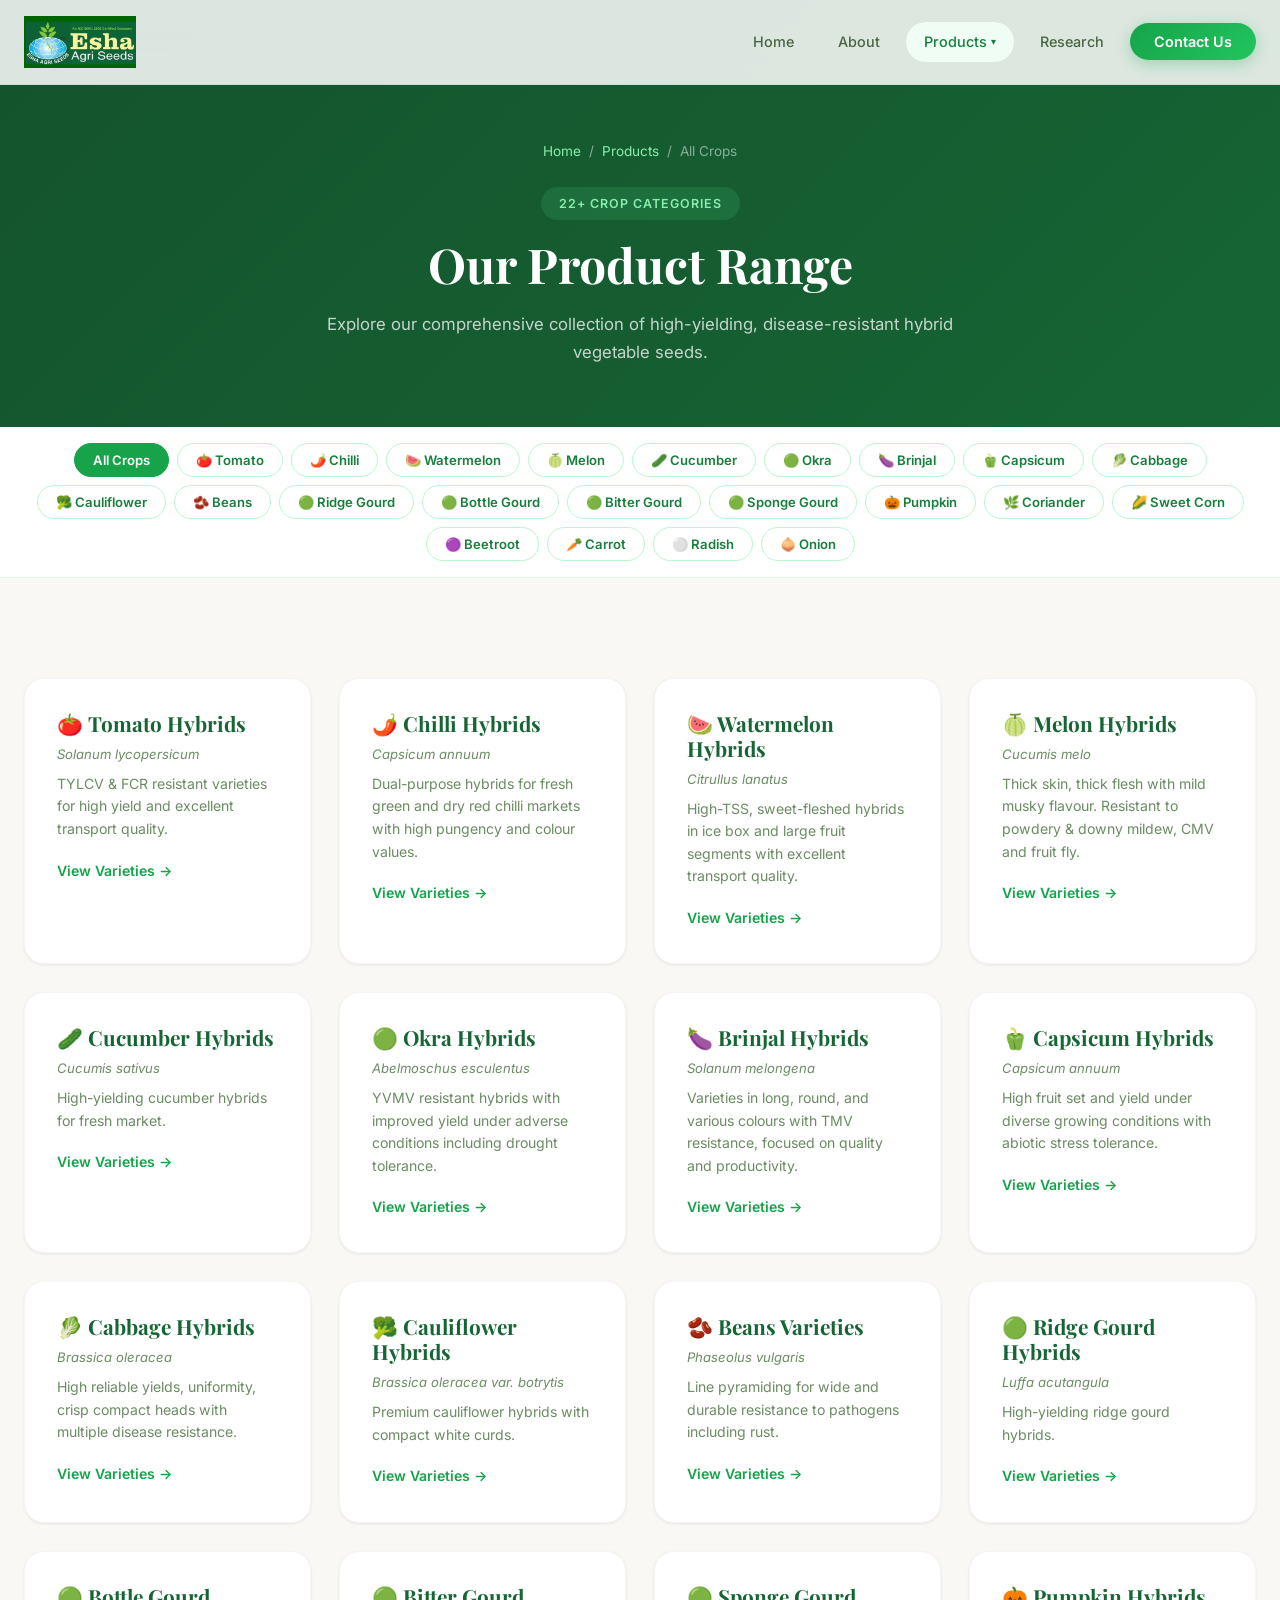
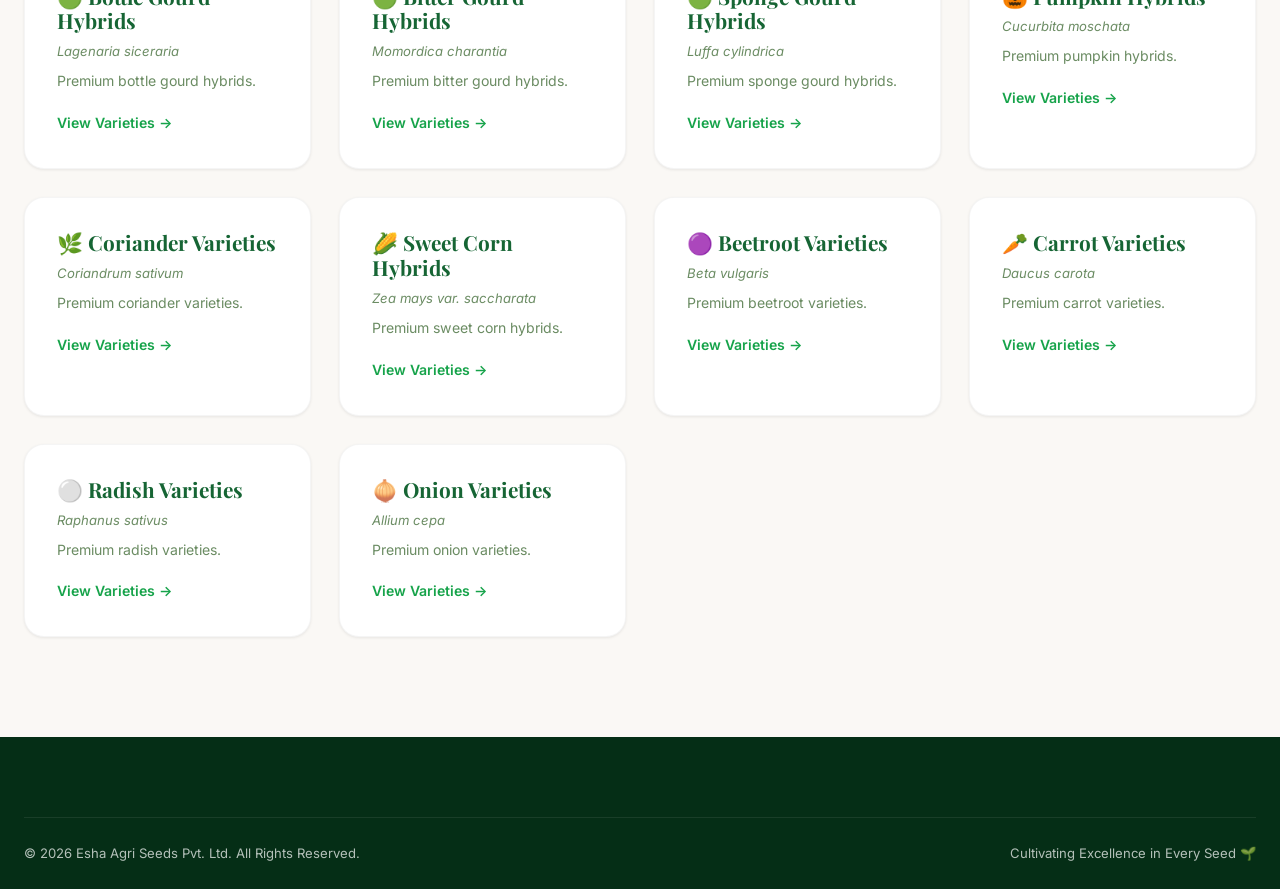
<file: products.html>
<!DOCTYPE html>
<html lang="en">
<head>
  <meta charset="UTF-8">
  <meta name="viewport" content="width=device-width, initial-scale=1.0">
  <title>Products | Esha Agri Seeds Pvt Ltd</title>
  <meta name="description" content="Browse our complete range of premium hybrid vegetable seeds - Tomato, Chilli, Watermelon, Okra, Capsicum and more.">
  <link rel="stylesheet" href="styles.css">
</head>
<body>
<header class="site-header" id="site-header">
  <nav class="nav-inner">
    <a href="index.html" class="logo"><img src="images/logo.png" alt="Esha Agri Seeds" class="logo-img"></a>
    <ul class="nav-links" id="navLinks">
      <li><a href="index.html">Home</a></li>
      <li><a href="about.html">About</a></li>
      <li class="dropdown">
        <a class="dropdown-toggle active">Products</a>
        <div class="dropdown-menu">
          <a href="products.html?crop=tomato">Tomato</a><a href="products.html?crop=chilli">Chilli</a>
          <a href="products.html?crop=watermelon">Watermelon</a><a href="products.html?crop=melon">Melon</a>
          <a href="products.html?crop=cucumber">Cucumber</a><a href="products.html?crop=okra">Okra</a>
          <a href="products.html?crop=brinjal">Brinjal</a><a href="products.html?crop=capsicum">Capsicum</a>
          <a href="products.html?crop=cabbage">Cabbage</a><a href="products.html?crop=cauliflower">Cauliflower</a>
          <a href="products.html?crop=beans">Beans</a><a href="products.html?crop=ridgegourd">Ridge Gourd</a>
          <a href="products.html?crop=bottlegourd">Bottle Gourd</a><a href="products.html?crop=bittergourd">Bitter Gourd</a>
          <a href="products.html?crop=spongegourd">Sponge Gourd</a><a href="products.html?crop=pumpkin">Pumpkin</a>
          <a href="products.html?crop=coriander">Coriander</a><a href="products.html?crop=sweetcorn">Sweet Corn</a>
          <a href="products.html?crop=beetroot">Beetroot</a><a href="products.html?crop=carrot">Carrot</a>
          <a href="products.html?crop=radish">Radish</a><a href="products.html?crop=onion">Onion</a>
        </div>
      </li>
      <li><a href="research.html">Research</a></li>
      <li><a href="contact.html" class="nav-cta">Contact Us</a></li>
    </ul>
    <button class="mobile-toggle" id="mobileToggle" aria-label="Toggle menu">☰</button>
  </nav>
</header>

<section class="page-hero" id="pageHero">
  <div class="container">
    <div class="breadcrumb"><a href="index.html">Home</a> / <a href="products.html">Products</a> / <span id="breadcrumbCrop">All Crops</span></div>
    <span class="tag" id="heroTag">Premium Seeds</span>
    <h1 id="heroTitle">Our Product Range</h1>
    <p id="heroDesc">Explore our comprehensive collection of high-yielding, disease-resistant hybrid vegetable seeds bred for Indian farming conditions.</p>
  </div>
</section>

<!-- Crop Filter Bar -->
<div style="background:var(--white); border-bottom:1px solid var(--green-100); padding:16px 0; position:sticky; top:73px; z-index:50;">
  <div class="container">
    <div style="display:flex; flex-wrap:wrap; gap:8px; justify-content:center;" id="cropFilters">
      <button class="crop-btn active" data-crop="all">All Crops</button>
    </div>
  </div>
</div>

<style>
  .crop-btn { padding:8px 18px; border:1.5px solid var(--green-200); border-radius:100px; background:var(--white); color:var(--green-700); font-size:.82rem; font-weight:600; cursor:pointer; transition:var(--transition); font-family:'Inter',sans-serif; }
  .crop-btn:hover,.crop-btn.active { background:var(--green-600); color:#fff; border-color:var(--green-600); }
</style>

<section class="section">
  <div class="container">
    <div class="varieties-grid" id="varietiesGrid" style="padding:0;"></div>
  </div>
</section>

<footer class="site-footer">
  <div class="container">
    <div class="footer-bottom">
      <p>© 2026 Esha Agri Seeds Pvt. Ltd. All Rights Reserved.</p>
      <p>Cultivating Excellence in Every Seed 🌱</p>
    </div>
  </div>
</footer>

<script>
const CROPS = {
  tomato: {
    name: "Tomato Hybrids", emoji: "🍅", scientific: "Solanum lycopersicum",
    desc: "TYLCV & FCR resistant varieties for high yield and excellent transport quality.",
    varieties: [
      { name: "SAMARTHA F1", desc: "Vigorous, early maturing. Oval shape, attractive red, 80-90 gm. Highly firm, suitable for long distance transport.", specs: ["Early Maturing","80-90 gm","Oval Shape","TLCV Tolerant"] },
      { name: "MAHARAJA F1", desc: "Highly vigorous determinate with excellent foliage. Square round, glossy red, 80-90 gm. Tolerant to bacterial wilt and TLCV. Year-round.", specs: ["Determinate","80-90 gm","Bacterial Wilt Tolerant","Year Round"] },
      { name: "SONALI F1", desc: "Semi-determinate, vigorous. Acidic desi type, attractive red, 90 gm. Good keeping quality. Moderate TLCV tolerance.", specs: ["Semi-Determinate","90 gm","Desi Type","TLCV Moderate"] },
      { name: "RASNA F1", desc: "Semi-determinate, early maturity. Acidic desi type, medium round, 90-110 gm. Intermediate TLCV resistance.", specs: ["Early Maturity","90-110 gm","IR TLCV","Year Round"] },
      { name: "AADRIKA F1", desc: "Highly vigorous indeterminate. Round to oblate, cluster bearing, 90-110 gm. Suitable for hilly areas.", specs: ["Indeterminate","90-110 gm","Cluster Bearing","Hilly Areas"] },
      { name: "SATYA BHAMA F1", desc: "Semi-determinate, vigorous. Flat round, acidic. 80-100 gm. Heat set hybrid for summer sowings. First harvest 60-65 DAT.", specs: ["Heat Tolerant","80-100 gm","Summer Sowing","TLCV Tolerant"] },
      { name: "BHAMA F1", desc: "Determinate, vigorous with good foliage. Early, acidic desi type, deep red, 80-90 gm. Good firmness, long distance transport.", specs: ["Very Early","80-90 gm","Determinate","TLCV Tolerant"] },
      { name: "KAMAKSHI F1", desc: "Vigorous tall determinate. Flat round with green shoulder, 85-90 gm. Very firm, acidic. First harvest 60-65 DAT.", specs: ["Tall Determinate","85-90 gm","Firm Fruit","TLCV Medium"] },
      { name: "MEENAKSHI F1", desc: "Vigorous, tall det to semi-det. Flat round, green shoulder, acidic. 95-110 gm. Very high yield. Harvest 65-70 DAT.", specs: ["Very High Yield","95-110 gm","High Keeping","TLCV Medium"] },
      { name: "SATYA F1", desc: "Vigorous tall det to semi-det. Flat round, green shoulder, acidic. 90-100 gm. Excellent long distance transport. IR TLCV.", specs: ["IR TLCV","90-100 gm","Transport Quality","High Yield"] }
    ]
  },
  chilli: {
    name: "Chilli Hybrids", emoji: "🌶️", scientific: "Capsicum annuum",
    desc: "Dual-purpose hybrids for fresh green and dry red chilli markets with high pungency and colour values.",
    varieties: [
      { name: "JAYAHO F1", desc: "Medium tall 3.5-4 ft, spreading. Dark green 7-8 cm, high pungent. SHU 90,000 / ASTA 80-90. Best for exports.", specs: ["SHU 90,000","ASTA 80-90","Export Quality","Red Dry"] },
      { name: "RANA F1", desc: "Tall 3.5-4 ft, spreading, vigorous. Short 6-8 cm, deep red. SHU 90,000 / ASTA 85-90. High industrial value.", specs: ["SHU 90,000","ASTA 85-90","Industrial","Export"] },
      { name: "THARAK F1", desc: "Tall 4 ft, well branching. Short 7-8 cm, SHU 100,000 / ASTA 85-90. Premium export hybrid.", specs: ["SHU 100,000","ASTA 85-90","Premium","Export"] },
      { name: "INDRAJIT F1", desc: "Medium tall, bushy. 14-15 cm, Byadagi segment. ASTA 95-100, low pungent SHU 15-20K. High export quality dry chilli.", specs: ["Byadagi Type","ASTA 95-100","Low Pungent","Export"] },
      { name: "ESHA GOLD F1", desc: "Medium tall, vigorous. 10-12 cm, glossy, SHU 65,000 / ASTA 80. Transparent deep red after drying. Top premium dual purpose.", specs: ["Dual Purpose","SHU 65,000","Premium","60 DAT"] },
      { name: "ESHA 55 F1", desc: "Tall spreading, vigorous. 9-10 cm, SHU 60,000 / ASTA 80-90. Excellent colour retention. Dual purpose.", specs: ["Dual Purpose","SHU 60,000","ASTA 80-90","Colour Retention"] },
      { name: "DRONA F1", desc: "Medium tall 3-3.5 ft, sturdy. 15 cm, SHU 20-25K / ASTA 70-80. Suitable for dry and black soils.", specs: ["SHU 20-25K","ASTA 70-80","All Soils","High Yield"] },
      { name: "KOHINOOR DELUXE F1", desc: "Tall bushy spreading. Oily dark appearance, high wrinkles. ASTA 90-100 / SHU 40-45K. Byadagi segment.", specs: ["Byadagi","ASTA 90-100","SHU 40-45K","Best Price"] },
      { name: "NAYANATARA F1", desc: "Medium tall spreading. Yellowish lustrous green, 13-14 cm, wrinkled. Pusajwala market. 55-60 DAT.", specs: ["Green Fresh","Pusajwala","55-60 DAT","Year Round"] },
      { name: "TRISHA F1", desc: "Medium tall 3-3.5 ft, spreading. Light parrot green, 15-16 cm. SHU 42,000. Green fresh. 60 DAT.", specs: ["Green Fresh","SHU 42,000","15-16 cm","Year Round"] },
      { name: "SHOBA F1", desc: "Medium tall 3-3.25 ft, vigorous. Light green, 15-16 cm, smooth. Best for green fresh, year round.", specs: ["Green Fresh","15-16 cm","Smooth","Year Round"] },
      { name: "RADHA F1", desc: "Medium tall, dark green foliage. 12-13 cm, thick skin, medium pungent. Excellent for fresh market and bajji.", specs: ["Fresh Market","12-13 cm","Thick Skin","Bajji Type"] }
    ]
  },
  watermelon: {
    name: "Watermelon Hybrids", emoji: "🍉", scientific: "Citrullus lanatus",
    desc: "High-TSS, sweet-fleshed hybrids in ice box and large fruit segments with excellent transport quality.",
    varieties: [
      { name: "KUBER F1", desc: "Highly vigorous, medium early 75-80 days. Oval to oblong, light green with dark stripes. Red, juicy, TSS 12-13%. Weight 7-8 kg.", specs: ["TSS 12-13%","7-8 kg","75-80 Days","Oblong"] },
      { name: "BAMA F1", desc: "Highly vigorous, 85-90 days. Oval to oblong, crimson red flesh. TSS 13-14%. Weight 9-10 kg. Excellent keeping quality.", specs: ["TSS 13-14%","9-10 kg","85-90 Days","Crimson Red"] },
      { name: "CHATHRAPATI F1", desc: "Sugar baby type, 75-80 days. Round, solid dark green rind. Bright red, very sweet. TSS 12-13%. Weight 5-8 kg.", specs: ["Sugar Baby","TSS 12-13%","5-8 kg","Round"] },
      { name: "VIKRAM F1", desc: "Ice box type, 60-65 days. Oval, deep dark green rind. Crimson flesh, TSS 12-13%. Weight 2.5-3 kg. Early.", specs: ["Ice Box","60-65 Days","2.5-3 kg","Early"] },
      { name: "SHIVAJI F1", desc: "Ice box type, 60-65 days. Oval, greenish black with stripes. Deep crimson, TSS 12-13%. Weight 2.5-3 kg.", specs: ["Ice Box","60-65 Days","2.5-3 kg","Striped"] },
      { name: "BLACK GOLD F1", desc: "Vigorous ice box type. Dark green to black. TSS 13-14%, deep crimson red flesh. Weight 2.5 kg.", specs: ["Ice Box","TSS 13-14%","2.5 kg","Black Rind"] }
    ]
  },
  melon: { name: "Melon Hybrids", emoji: "🍈", scientific: "Cucumis melo", desc: "Thick skin, thick flesh with mild musky flavour. Resistant to powdery & downy mildew, CMV and fruit fly.", varieties: [
    { name: "Premium Melon Hybrids", desc: "Thick skin, thick flesh with good consistency and mild musky flavour. Attractive outer colour, small hollowness, resistant to powdery mildew, downy mildew, CMV and fruit fly.", specs: ["Thick Flesh","Disease Resistant","Musky Flavour","Low Hollowness"] }
  ]},
  cucumber: { name: "Cucumber Hybrids", emoji: "🥒", scientific: "Cucumis sativus", desc: "High-yielding cucumber hybrids for fresh market.", varieties: [
    { name: "Premium Cucumber Hybrids", desc: "High-yielding cucumber hybrids bred for fresh market with excellent fruit quality, uniformity and disease resistance.", specs: ["High Yield","Fresh Market","Uniform","Disease Resistant"] }
  ]},
  okra: { name: "Okra Hybrids", emoji: "🟢", scientific: "Abelmoschus esculentus", desc: "YVMV resistant hybrids with improved yield under adverse conditions including drought tolerance.", varieties: [
    { name: "Premium Okra Hybrids", desc: "YVMV disease resistant with high yield under water-limited conditions. High specific combining ability for plant height, nodes, fruit diameter, weight and fruits per plant.", specs: ["YVMV Resistant","Drought Tolerant","High Yield","Multi-Season"] }
  ]},
  brinjal: { name: "Brinjal Hybrids", emoji: "🍆", scientific: "Solanum melongena", desc: "Varieties in long, round, and various colours with TMV resistance, focused on quality and productivity.", varieties: [
    { name: "Premium Brinjal Hybrids", desc: "Varieties in long, half long, round shapes. Colours: black, white purple, purple long, green, purple round with stripes. TMV resistance. Quality and productivity focused.", specs: ["Multiple Shapes","Multiple Colors","TMV Resistant","High Productivity"] }
  ]},
  capsicum: { name: "Capsicum Hybrids", emoji: "🫑", scientific: "Capsicum annuum", desc: "High fruit set and yield under diverse growing conditions with abiotic stress tolerance.", varieties: [
    { name: "Premium Capsicum Hybrids", desc: "New breeding lines with high fruit set and yield under range of growing conditions. Emphasis on pungency, aroma, and tolerance to low temperatures, hydric stress and saline stress.", specs: ["High Fruit Set","Stress Tolerant","Multi-Condition","Aromatic"] }
  ]},
  cabbage: { name: "Cabbage Hybrids", emoji: "🥬", scientific: "Brassica oleracea", desc: "High reliable yields, uniformity, crisp compact heads with multiple disease resistance.", varieties: [
    { name: "Premium Cabbage Hybrids", desc: "Crisp compact heads, good flavour and high nutrient value. Resistance to Clubroot, black rot, fusarium yellows, downy/powdery mildew, tip burn. Cold and heat tolerance.", specs: ["Compact Heads","Multi-Disease Resistant","Heat Tolerant","Cold Tolerant"] }
  ]},
  cauliflower: { name: "Cauliflower Hybrids", emoji: "🥦", scientific: "Brassica oleracea var. botrytis", desc: "Premium cauliflower hybrids with compact white curds.", varieties: [
    { name: "Premium Cauliflower Hybrids", desc: "Compact white curds with high yield and uniformity. Disease resistant varieties suitable for multiple seasons.", specs: ["Compact Curds","Uniform","Disease Resistant","Multi-Season"] }
  ]},
  beans: { name: "Beans Varieties", emoji: "🫘", scientific: "Phaseolus vulgaris", desc: "Line pyramiding for wide and durable resistance to pathogens including rust.", varieties: [
    { name: "Premium Bean Varieties", desc: "Advanced lines with wide durable pathogen resistance through line pyramiding. Rust resistance through backcross programs after 3-4 backcrosses.", specs: ["Rust Resistant","Durable Resistance","High Yield","Backcross Lines"] }
  ]},
  ridgegourd: { name: "Ridge Gourd Hybrids", emoji: "🟢", scientific: "Luffa acutangula", desc: "High-yielding ridge gourd hybrids.", varieties: [{ name: "Premium Ridge Gourd Hybrids", desc: "High-yielding hybrids with excellent fruit quality and uniformity.", specs: ["High Yield","Uniform","Quality Fruit"] }]},
  bottlegourd: { name: "Bottle Gourd Hybrids", emoji: "🟢", scientific: "Lagenaria siceraria", desc: "Premium bottle gourd hybrids.", varieties: [{ name: "Premium Bottle Gourd Hybrids", desc: "High-yielding hybrids with excellent shape and uniformity.", specs: ["High Yield","Uniform Shape","Disease Resistant"] }]},
  bittergourd: { name: "Bitter Gourd Hybrids", emoji: "🟢", scientific: "Momordica charantia", desc: "Premium bitter gourd hybrids.", varieties: [{ name: "Premium Bitter Gourd Hybrids", desc: "High-yielding hybrids with excellent bitter taste and disease resistance.", specs: ["High Yield","Good Bitterness","Disease Resistant"] }]},
  spongegourd: { name: "Sponge Gourd Hybrids", emoji: "🟢", scientific: "Luffa cylindrica", desc: "Premium sponge gourd hybrids.", varieties: [{ name: "Premium Sponge Gourd Hybrids", desc: "High-yielding hybrids suitable for various seasons.", specs: ["High Yield","Multi-Season","Uniform"] }]},
  pumpkin: { name: "Pumpkin Hybrids", emoji: "🎃", scientific: "Cucurbita moschata", desc: "Premium pumpkin hybrids.", varieties: [{ name: "Premium Pumpkin Hybrids", desc: "High-yielding pumpkin hybrids with excellent flesh quality.", specs: ["High Yield","Good Flesh","Storage Quality"] }]},
  coriander: { name: "Coriander Varieties", emoji: "🌿", scientific: "Coriandrum sativum", desc: "Premium coriander varieties.", varieties: [{ name: "Premium Coriander Varieties", desc: "High-yielding coriander varieties with excellent leaf quality and aroma.", specs: ["High Yield","Aromatic","Quality Leaf"] }]},
  sweetcorn: { name: "Sweet Corn Hybrids", emoji: "🌽", scientific: "Zea mays var. saccharata", desc: "Premium sweet corn hybrids.", varieties: [{ name: "Premium Sweet Corn Hybrids", desc: "High sugar content sweet corn hybrids with excellent ear quality.", specs: ["High Sugar","Good Ear","Sweet"] }]},
  beetroot: { name: "Beetroot Varieties", emoji: "🟣", scientific: "Beta vulgaris", desc: "Premium beetroot varieties.", varieties: [{ name: "Premium Beetroot Varieties", desc: "Deep red beetroot varieties with high yield and uniform roots.", specs: ["Deep Red","Uniform","High Yield"] }]},
  carrot: { name: "Carrot Varieties", emoji: "🥕", scientific: "Daucus carota", desc: "Premium carrot varieties.", varieties: [{ name: "Premium Carrot Varieties", desc: "High-yielding carrot varieties with excellent root quality and colour.", specs: ["High Yield","Good Colour","Uniform Roots"] }]},
  radish: { name: "Radish Varieties", emoji: "⚪", scientific: "Raphanus sativus", desc: "Premium radish varieties.", varieties: [{ name: "Premium Radish Varieties", desc: "High-yielding radish varieties with crisp white roots.", specs: ["Crisp","White Roots","High Yield"] }]},
  onion: { name: "Onion Varieties", emoji: "🧅", scientific: "Allium cepa", desc: "Premium onion varieties.", varieties: [{ name: "Premium Onion Varieties", desc: "High-yielding onion varieties with excellent storage quality.", specs: ["Storage Quality","High Yield","Uniform Bulbs"] }]}
};

function renderCrop(cropKey) {
  const crop = CROPS[cropKey];
  if (!crop) return;
  document.getElementById('heroTitle').textContent = crop.emoji + ' ' + crop.name;
  document.getElementById('heroDesc').textContent = crop.desc;
  document.getElementById('heroTag').textContent = crop.scientific;
  document.getElementById('breadcrumbCrop').textContent = crop.name;
  renderVarieties(cropKey);
}

function renderAllCrops() {
  document.getElementById('heroTitle').textContent = 'Our Product Range';
  document.getElementById('heroDesc').textContent = 'Explore our comprehensive collection of high-yielding, disease-resistant hybrid vegetable seeds.';
  document.getElementById('heroTag').textContent = '22+ Crop Categories';
  document.getElementById('breadcrumbCrop').textContent = 'All Crops';
  const grid = document.getElementById('varietiesGrid');
  grid.innerHTML = '';
  grid.className = 'products-grid';
  Object.entries(CROPS).forEach(([key, crop]) => {
    grid.innerHTML += `<div class="product-card"><div class="card-body" style="padding:32px;"><h3>${crop.emoji} ${crop.name}</h3><p style="font-size:.82rem;color:var(--text-muted);font-style:italic;margin-bottom:8px;">${crop.scientific}</p><p>${crop.desc}</p><a href="products.html?crop=${key}" class="card-link">View Varieties →</a></div></div>`;
  });
}

function renderVarieties(cropKey) {
  const grid = document.getElementById('varietiesGrid');
  grid.innerHTML = '';
  grid.className = 'varieties-grid';
  const crop = CROPS[cropKey];
  crop.varieties.forEach(v => {
    const specs = v.specs ? v.specs.map(s => `<span class="spec-tag">${s}</span>`).join('') : '';
    grid.innerHTML += `<div class="variety-card"><h3>${v.name}</h3><p>${v.desc}</p><div class="specs">${specs}</div></div>`;
  });
}

// Build filter buttons
const filterContainer = document.getElementById('cropFilters');
Object.entries(CROPS).forEach(([key, crop]) => {
  const btn = document.createElement('button');
  btn.className = 'crop-btn';
  btn.dataset.crop = key;
  btn.textContent = crop.emoji + ' ' + crop.name.replace(' Hybrids','').replace(' Varieties','');
  filterContainer.appendChild(btn);
});

// Filter click handling
filterContainer.addEventListener('click', (e) => {
  if (!e.target.classList.contains('crop-btn')) return;
  document.querySelectorAll('.crop-btn').forEach(b => b.classList.remove('active'));
  e.target.classList.add('active');
  const crop = e.target.dataset.crop;
  if (crop === 'all') renderAllCrops();
  else renderCrop(crop);
  history.replaceState(null, '', crop === 'all' ? 'products.html' : `products.html?crop=${crop}`);
});

// Init from URL
const params = new URLSearchParams(window.location.search);
const initCrop = params.get('crop');
if (initCrop && CROPS[initCrop]) {
  renderCrop(initCrop);
  document.querySelector(`[data-crop="${initCrop}"]`)?.classList.add('active');
  document.querySelector('[data-crop="all"]')?.classList.remove('active');
} else {
  renderAllCrops();
}

// Header scroll
window.addEventListener('scroll', () => { document.getElementById('site-header').classList.toggle('scrolled', window.scrollY > 50); });
document.getElementById('mobileToggle').addEventListener('click', () => {
  const nav = document.getElementById('navLinks'); nav.classList.toggle('open');
  document.getElementById('mobileToggle').textContent = nav.classList.contains('open') ? '✕' : '☰';
});
</script>
</body>
</html>
</file>
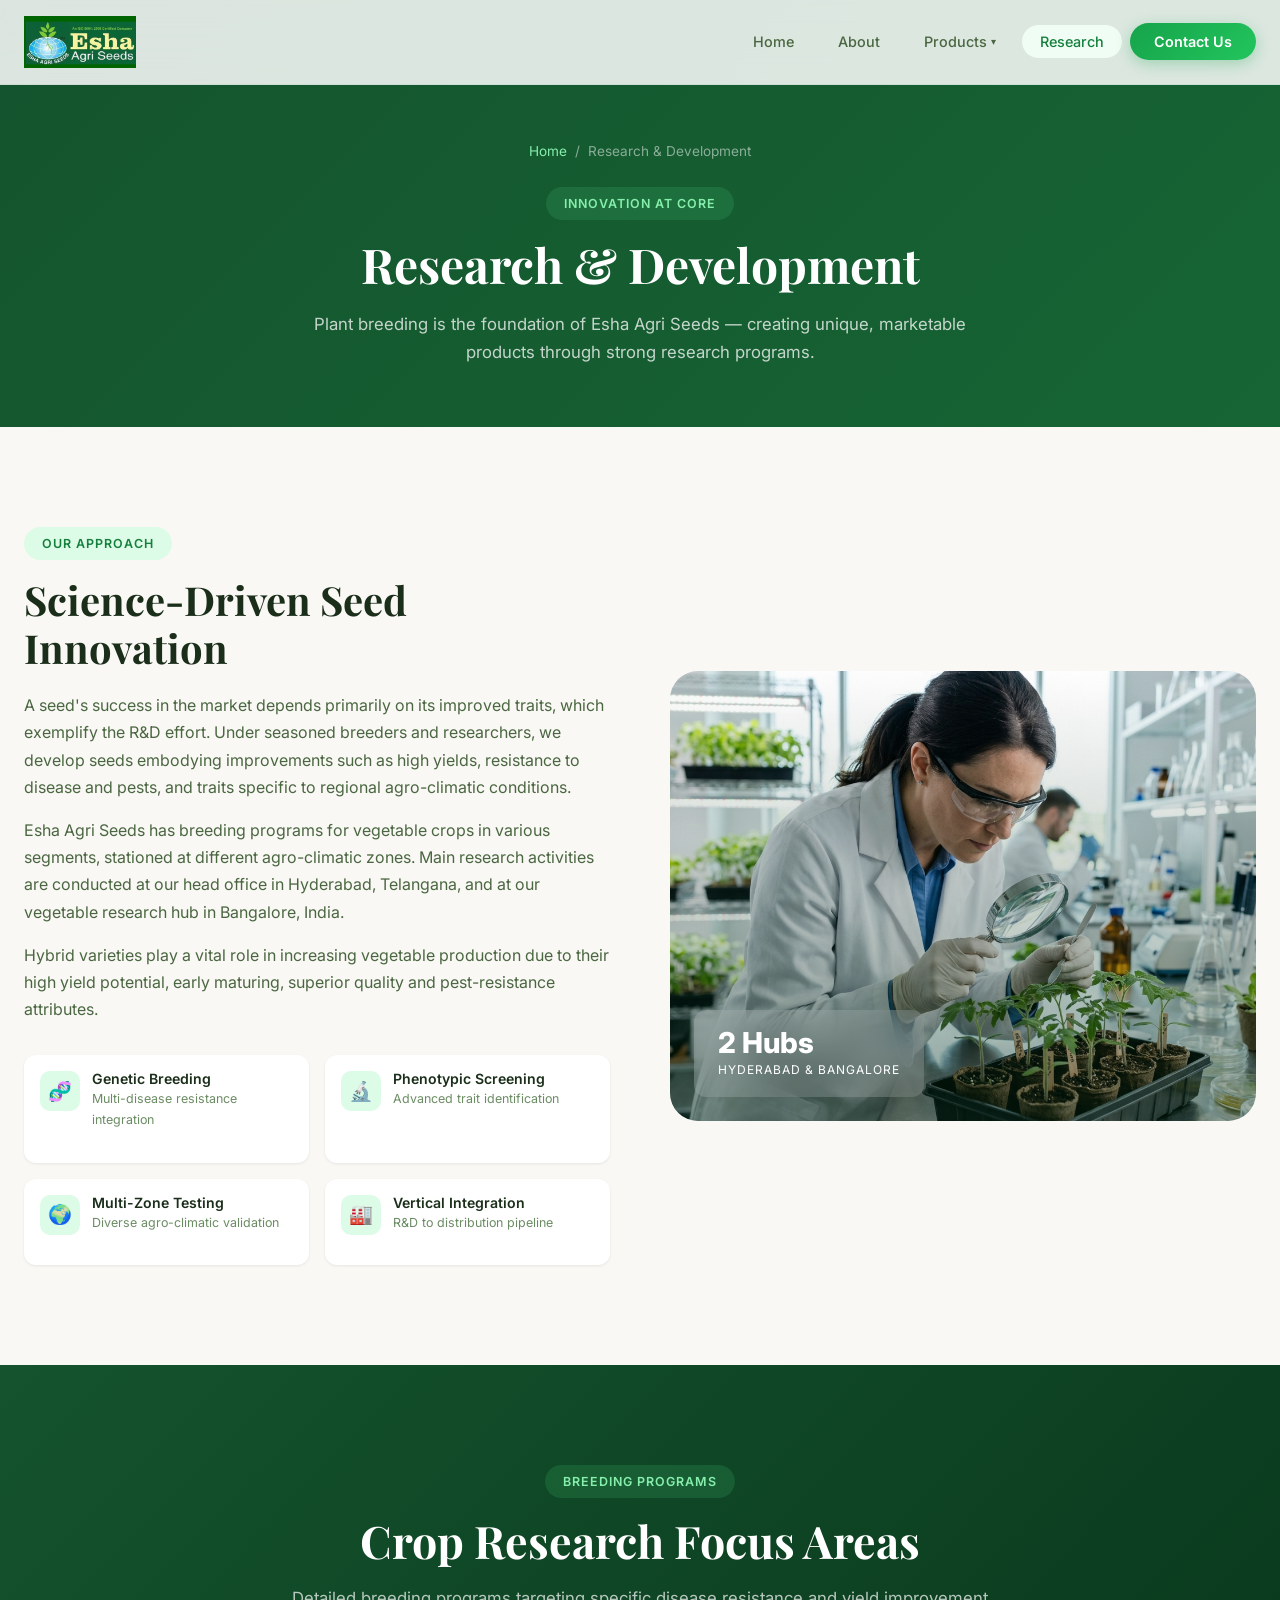
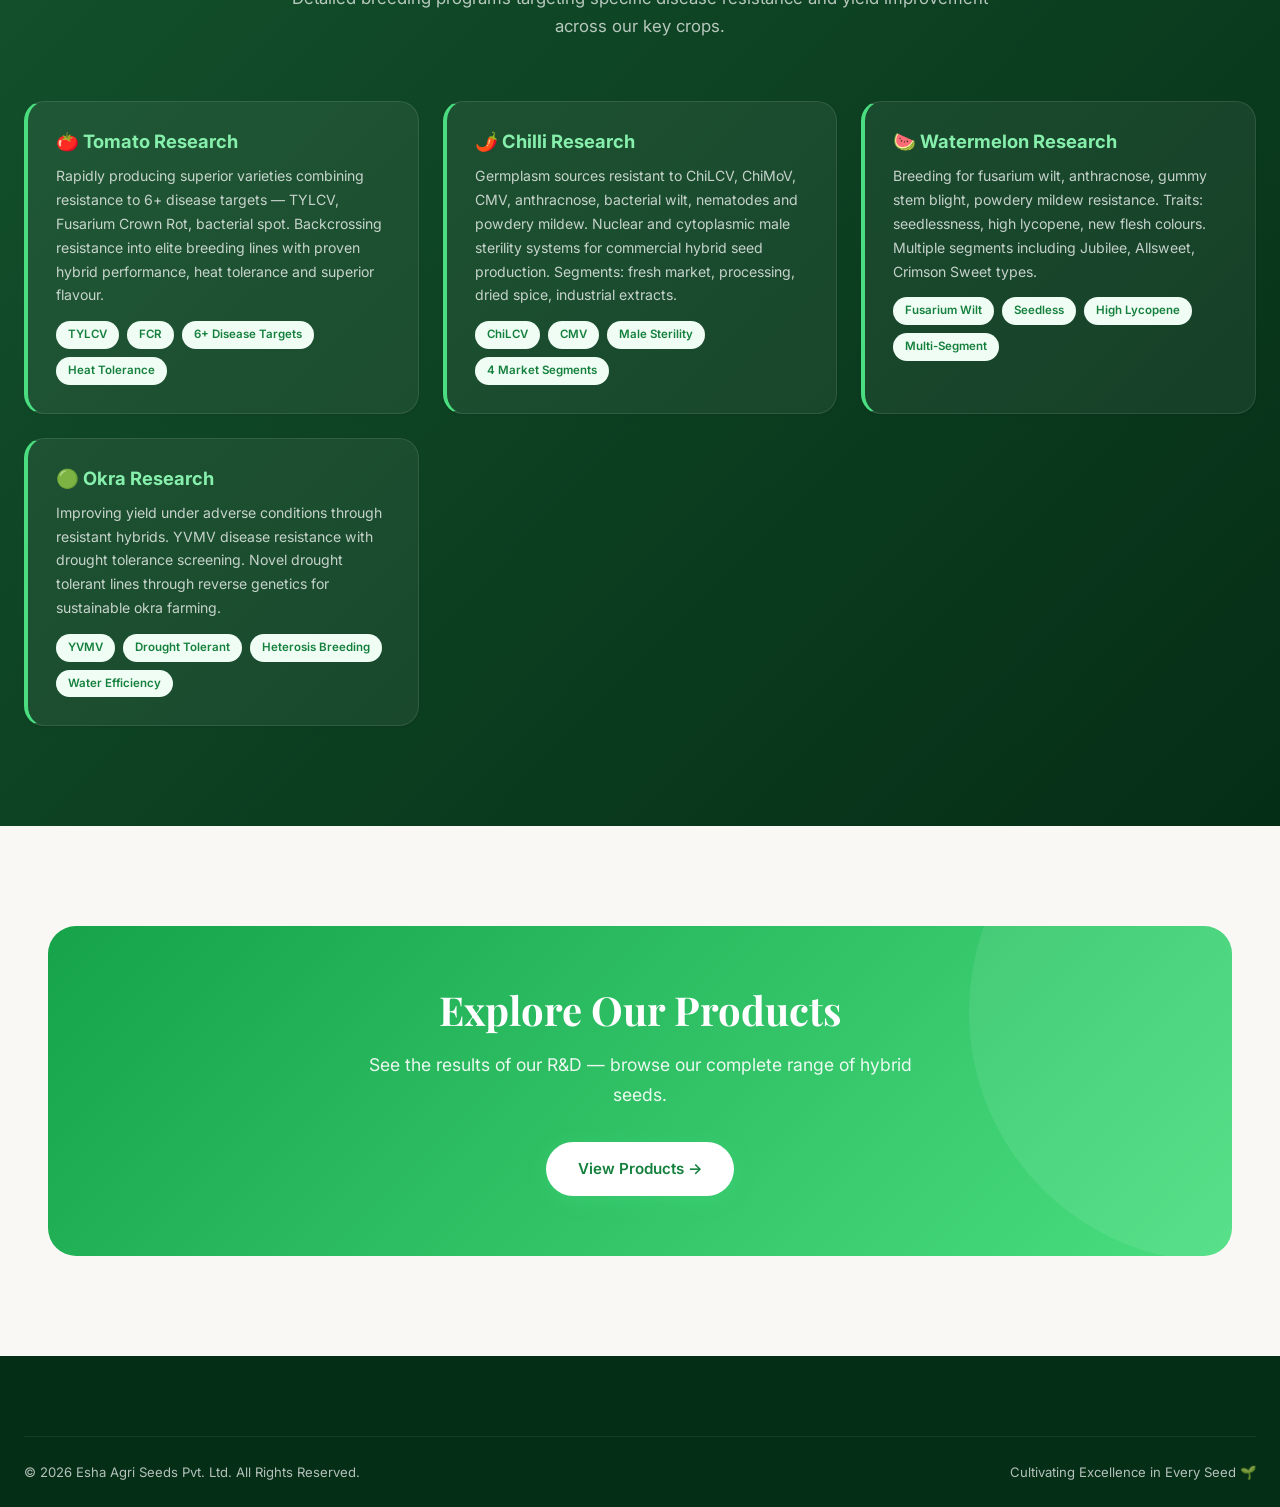
<file: research.html>
<!DOCTYPE html>
<html lang="en">
<head>
  <meta charset="UTF-8">
  <meta name="viewport" content="width=device-width, initial-scale=1.0">
  <title>Research & Development | Esha Agri Seeds Pvt Ltd</title>
  <meta name="description" content="Esha Agri Seeds R&D - Advanced plant breeding programs across multiple agro-climatic zones for disease-resistant, high-yield hybrid seeds.">
  <link rel="stylesheet" href="styles.css">
</head>
<body>
<header class="site-header" id="site-header">
  <nav class="nav-inner">
    <a href="index.html" class="logo"><img src="images/logo.png" alt="Esha Agri Seeds" class="logo-img"></a>
    <ul class="nav-links" id="navLinks">
      <li><a href="index.html">Home</a></li><li><a href="about.html">About</a></li>
      <li class="dropdown"><a class="dropdown-toggle">Products</a><div class="dropdown-menu">
        <a href="products.html?crop=tomato">Tomato</a><a href="products.html?crop=chilli">Chilli</a>
        <a href="products.html?crop=watermelon">Watermelon</a><a href="products.html?crop=okra">Okra</a>
      </div></li>
      <li><a href="research.html" class="active">Research</a></li>
      <li><a href="contact.html" class="nav-cta">Contact Us</a></li>
    </ul>
    <button class="mobile-toggle" id="mobileToggle" aria-label="Toggle menu">☰</button>
  </nav>
</header>

<section class="page-hero">
  <div class="container">
    <div class="breadcrumb"><a href="index.html">Home</a> / <span>Research & Development</span></div>
    <span class="tag">Innovation at Core</span>
    <h1>Research & Development</h1>
    <p>Plant breeding is the foundation of Esha Agri Seeds — creating unique, marketable products through strong research programs.</p>
  </div>
</section>

<section class="section">
  <div class="container">
    <div class="about-grid reveal">
      <div class="about-text">
        <span class="tag">Our Approach</span>
        <h2>Science-Driven Seed Innovation</h2>
        <p>A seed's success in the market depends primarily on its improved traits, which exemplify the R&D effort. Under seasoned breeders and researchers, we develop seeds embodying improvements such as high yields, resistance to disease and pests, and traits specific to regional agro-climatic conditions.</p>
        <p>Esha Agri Seeds has breeding programs for vegetable crops in various segments, stationed at different agro-climatic zones. Main research activities are conducted at our head office in Hyderabad, Telangana, and at our vegetable research hub in Bangalore, India.</p>
        <p>Hybrid varieties play a vital role in increasing vegetable production due to their high yield potential, early maturing, superior quality and pest-resistance attributes.</p>
        <div class="about-features">
          <div class="about-feat"><div class="icon">🧬</div><div><h4>Genetic Breeding</h4><p>Multi-disease resistance integration</p></div></div>
          <div class="about-feat"><div class="icon">🔬</div><div><h4>Phenotypic Screening</h4><p>Advanced trait identification</p></div></div>
          <div class="about-feat"><div class="icon">🌍</div><div><h4>Multi-Zone Testing</h4><p>Diverse agro-climatic validation</p></div></div>
          <div class="about-feat"><div class="icon">🏭</div><div><h4>Vertical Integration</h4><p>R&D to distribution pipeline</p></div></div>
        </div>
      </div>
      <div class="about-img">
        <img src="images/research-lab.png" alt="Research laboratory">
        <div class="badge-overlay"><h4>2 Hubs</h4><p>Hyderabad & Bangalore</p></div>
      </div>
    </div>
  </div>
</section>

<!-- Crop-specific Research -->
<section class="section section-dark">
  <div class="container">
    <div class="section-header reveal">
      <span class="tag">Breeding Programs</span>
      <h2>Crop Research Focus Areas</h2>
      <p>Detailed breeding programs targeting specific disease resistance and yield improvement across our key crops.</p>
    </div>
    <div class="varieties-grid reveal" style="padding:0;">
      <div class="variety-card" style="background:rgba(255,255,255,.06); border-color:rgba(255,255,255,.1); border-left-color:var(--green-400); color:#fff;">
        <h3 style="color:var(--green-300);">🍅 Tomato Research</h3>
        <p style="color:rgba(255,255,255,.75);">Rapidly producing superior varieties combining resistance to 6+ disease targets — TYLCV, Fusarium Crown Rot, bacterial spot. Backcrossing resistance into elite breeding lines with proven hybrid performance, heat tolerance and superior flavour.</p>
        <div class="specs"><span class="spec-tag">TYLCV</span><span class="spec-tag">FCR</span><span class="spec-tag">6+ Disease Targets</span><span class="spec-tag">Heat Tolerance</span></div>
      </div>
      <div class="variety-card" style="background:rgba(255,255,255,.06); border-color:rgba(255,255,255,.1); border-left-color:var(--green-400); color:#fff;">
        <h3 style="color:var(--green-300);">🌶️ Chilli Research</h3>
        <p style="color:rgba(255,255,255,.75);">Germplasm sources resistant to ChiLCV, ChiMoV, CMV, anthracnose, bacterial wilt, nematodes and powdery mildew. Nuclear and cytoplasmic male sterility systems for commercial hybrid seed production. Segments: fresh market, processing, dried spice, industrial extracts.</p>
        <div class="specs"><span class="spec-tag">ChiLCV</span><span class="spec-tag">CMV</span><span class="spec-tag">Male Sterility</span><span class="spec-tag">4 Market Segments</span></div>
      </div>
      <div class="variety-card" style="background:rgba(255,255,255,.06); border-color:rgba(255,255,255,.1); border-left-color:var(--green-400); color:#fff;">
        <h3 style="color:var(--green-300);">🍉 Watermelon Research</h3>
        <p style="color:rgba(255,255,255,.75);">Breeding for fusarium wilt, anthracnose, gummy stem blight, powdery mildew resistance. Traits: seedlessness, high lycopene, new flesh colours. Multiple segments including Jubilee, Allsweet, Crimson Sweet types.</p>
        <div class="specs"><span class="spec-tag">Fusarium Wilt</span><span class="spec-tag">Seedless</span><span class="spec-tag">High Lycopene</span><span class="spec-tag">Multi-Segment</span></div>
      </div>
      <div class="variety-card" style="background:rgba(255,255,255,.06); border-color:rgba(255,255,255,.1); border-left-color:var(--green-400); color:#fff;">
        <h3 style="color:var(--green-300);">🟢 Okra Research</h3>
        <p style="color:rgba(255,255,255,.75);">Improving yield under adverse conditions through resistant hybrids. YVMV disease resistance with drought tolerance screening. Novel drought tolerant lines through reverse genetics for sustainable okra farming.</p>
        <div class="specs"><span class="spec-tag">YVMV</span><span class="spec-tag">Drought Tolerant</span><span class="spec-tag">Heterosis Breeding</span><span class="spec-tag">Water Efficiency</span></div>
      </div>
    </div>
  </div>
</section>

<section class="section">
  <div class="container">
    <div class="cta-banner reveal">
      <h2>Explore Our Products</h2>
      <p>See the results of our R&D — browse our complete range of hybrid seeds.</p>
      <a href="products.html" class="btn btn-primary" style="background:var(--white); color:var(--green-700);">View Products →</a>
    </div>
  </div>
</section>

<footer class="site-footer"><div class="container"><div class="footer-bottom"><p>© 2026 Esha Agri Seeds Pvt. Ltd. All Rights Reserved.</p><p>Cultivating Excellence in Every Seed 🌱</p></div></div></footer>
<script>
window.addEventListener('scroll', () => { document.getElementById('site-header').classList.toggle('scrolled', window.scrollY > 50); });
document.getElementById('mobileToggle').addEventListener('click', () => { const n = document.getElementById('navLinks'); n.classList.toggle('open'); document.getElementById('mobileToggle').textContent = n.classList.contains('open') ? '✕' : '☰'; });
const obs = new IntersectionObserver(e => e.forEach(x => { if(x.isIntersecting) x.target.classList.add('visible'); }), {threshold:.1});
document.querySelectorAll('.reveal').forEach(el => obs.observe(el));
</script>
</body>
</html>
</file>
<file: styles.css>
@import url('https://fonts.googleapis.com/css2?family=Inter:wght@300;400;500;600;700;800;900&family=Playfair+Display:wght@400;600;700&display=swap');

:root {
  --green-50: #f0fdf4; --green-100: #dcfce7; --green-200: #bbf7d0;
  --green-300: #86efac; --green-400: #4ade80; --green-500: #22c55e;
  --green-600: #16a34a; --green-700: #15803d; --green-800: #166534;
  --green-900: #14532d; --green-950: #052e16;
  --amber-400: #fbbf24; --amber-500: #f59e0b; --amber-600: #d97706;
  --earth-50: #faf8f5; --earth-100: #f5f0e8; --earth-200: #e8dcc8;
  --earth-800: #3d2e1e; --earth-900: #2a1f14;
  --white: #ffffff; --black: #0a0a0a;
  --text-primary: #1a2e1a; --text-secondary: #4a6741; --text-muted: #6b8c63;
  --shadow-sm: 0 1px 3px rgba(0,0,0,.08); --shadow-md: 0 4px 20px rgba(0,0,0,.1);
  --shadow-lg: 0 10px 40px rgba(0,0,0,.12); --shadow-xl: 0 20px 60px rgba(0,0,0,.15);
  --radius-sm: 8px; --radius-md: 12px; --radius-lg: 20px; --radius-xl: 28px;
  --transition: all .3s cubic-bezier(.4,0,.2,1);
}

*, *::before, *::after { margin:0; padding:0; box-sizing:border-box; }

html { scroll-behavior: smooth; }

body {
  font-family: 'Inter', sans-serif; color: var(--text-primary);
  background: var(--earth-50); line-height: 1.7; overflow-x: hidden;
}

h1,h2,h3,h4 { font-family: 'Playfair Display', serif; line-height: 1.2; }

a { text-decoration: none; color: inherit; transition: var(--transition); }

img { max-width: 100%; display: block; }

.container { max-width: 1280px; margin: 0 auto; padding: 0 24px; }

/* ===== HEADER / NAV ===== */
.site-header {
  position: fixed; top: 0; left: 0; right: 0; z-index: 1000;
  background: rgba(255,255,255,.85); backdrop-filter: blur(20px);
  border-bottom: 1px solid rgba(21,128,61,.08);
  transition: var(--transition);
}
.site-header.scrolled { background: rgba(255,255,255,.95); box-shadow: var(--shadow-md); }

.nav-inner {
  display: flex; align-items: center; justify-content: space-between;
  padding: 16px 24px; max-width: 1280px; margin: 0 auto;
}

.logo { display: flex; align-items: center; gap: 0; }
.logo-img {
  height: 52px; width: auto; border-radius: 0;
}
.logo-text h2 { font-family: 'Playfair Display', serif; font-size: 1.25rem; color: var(--green-800); margin: 0; line-height: 1.2; }
.logo-text span { font-size: .7rem; color: var(--text-muted); letter-spacing: 2px; text-transform: uppercase; }

.nav-links { display: flex; align-items: center; gap: 8px; list-style: none; }
.nav-links a {
  padding: 8px 18px; border-radius: 100px; font-size: .9rem; font-weight: 500;
  color: var(--text-secondary); transition: var(--transition);
}
.nav-links a:hover, .nav-links a.active { background: var(--green-50); color: var(--green-700); }

.nav-cta {
  background: linear-gradient(135deg, var(--green-600), var(--green-500)) !important;
  color: #fff !important; padding: 10px 24px !important; font-weight: 600 !important;
  box-shadow: 0 4px 15px rgba(22,163,74,.3);
}
.nav-cta:hover { transform: translateY(-2px); box-shadow: 0 6px 25px rgba(22,163,74,.4) !important; }

/* Dropdown */
.dropdown { position: relative; }
.dropdown-toggle { cursor: pointer; display: flex; align-items: center; gap: 4px; }
.dropdown-toggle::after { content:'▾'; font-size:.7em; transition:var(--transition); }
.dropdown:hover .dropdown-toggle::after { transform:rotate(180deg); }
.dropdown-menu {
  position: absolute; top: 100%; left: 50%; transform: translateX(-50%) translateY(10px);
  background: var(--white); border-radius: var(--radius-md); box-shadow: var(--shadow-lg);
  padding: 12px; min-width: 220px; opacity: 0; visibility: hidden;
  transition: var(--transition); display: grid; grid-template-columns: 1fr 1fr; gap: 2px;
}
.dropdown:hover .dropdown-menu { opacity: 1; visibility: visible; transform: translateX(-50%) translateY(4px); }
.dropdown-menu a {
  padding: 8px 14px !important; border-radius: var(--radius-sm) !important;
  font-size: .82rem !important; white-space: nowrap;
}
.dropdown-menu a:hover { background: var(--green-50) !important; }

.mobile-toggle { display: none; background: none; border: none; font-size: 1.5rem; cursor: pointer; color: var(--green-800); }

/* ===== HERO ===== */
.hero {
  position: relative; min-height: 100vh; display: flex; align-items: center;
  overflow: hidden; padding-top: 80px;
}
.hero-bg {
  position: absolute; inset: 0; z-index: 0;
  background: linear-gradient(135deg, var(--green-950) 0%, var(--green-800) 50%, var(--green-700) 100%);
}
.hero-bg img {
  width: 100%; height: 100%; object-fit: cover; opacity: .25; mix-blend-mode: luminosity;
}
.hero-overlay {
  position: absolute; inset: 0;
  background: linear-gradient(to right, rgba(5,46,22,.92) 0%, rgba(5,46,22,.7) 50%, rgba(5,46,22,.3) 100%);
}
.hero-content { position: relative; z-index: 2; max-width: 650px; padding: 60px 0; }
.hero-badge {
  display: inline-flex; align-items: center; gap: 8px;
  background: rgba(255,255,255,.1); backdrop-filter: blur(10px);
  border: 1px solid rgba(255,255,255,.15); border-radius: 100px;
  padding: 8px 20px; font-size: .8rem; color: var(--green-200); margin-bottom: 28px;
  letter-spacing: 1px; text-transform: uppercase;
}
.hero-badge .dot { width: 8px; height: 8px; border-radius: 50%; background: var(--green-400); animation: pulse 2s infinite; }
@keyframes pulse { 0%,100%{opacity:1;transform:scale(1)} 50%{opacity:.5;transform:scale(1.3)} }

.hero h1 { font-size: 3.8rem; color: var(--white); margin-bottom: 24px; font-weight: 700; }
.hero h1 .accent { color: var(--green-300); }
.hero p { font-size: 1.15rem; color: rgba(255,255,255,.8); margin-bottom: 40px; max-width: 520px; }

.hero-actions { display: flex; gap: 16px; flex-wrap: wrap; }
.btn {
  display: inline-flex; align-items: center; gap: 8px; padding: 14px 32px;
  border-radius: 100px; font-weight: 600; font-size: .95rem;
  transition: var(--transition); cursor: pointer; border: none;
}
.btn-primary {
  background: linear-gradient(135deg, var(--green-500), var(--green-400));
  color: #fff; box-shadow: 0 4px 20px rgba(74,222,128,.3);
}
.btn-primary:hover { transform: translateY(-3px); box-shadow: 0 8px 30px rgba(74,222,128,.4); }
.btn-outline {
  background: transparent; color: #fff;
  border: 2px solid rgba(255,255,255,.3);
}
.btn-outline:hover { background: rgba(255,255,255,.1); border-color: rgba(255,255,255,.5); }

.hero-stats {
  display: flex; gap: 40px; margin-top: 60px; padding-top: 40px;
  border-top: 1px solid rgba(255,255,255,.1);
}
.hero-stats .stat h3 { font-size: 2rem; color: var(--green-300); font-weight: 700; }
.hero-stats .stat p { font-size: .8rem; color: rgba(255,255,255,.6); text-transform: uppercase; letter-spacing: 1px; }

/* Floating Cards */
.hero-float {
  position: absolute; right: 5%; top: 50%; transform: translateY(-40%);
  z-index: 2; display: flex; flex-direction: column; gap: 20px;
  margin-top: 40px;
}
.float-card {
  background: rgba(255,255,255,.1); backdrop-filter: blur(20px);
  border: 1px solid rgba(255,255,255,.15); border-radius: var(--radius-lg);
  padding: 24px; color: #fff; animation: floatCard 6s ease-in-out infinite;
  max-width: 280px;
}
.float-card:nth-child(2) { animation-delay: -2s; transform: translateX(40px); }
.float-card:nth-child(3) { animation-delay: -4s; }
.float-card .fc-icon { font-size: 2rem; margin-bottom: 12px; }
.float-card h4 { font-family: 'Inter', sans-serif; font-size: .95rem; font-weight: 600; margin-bottom: 4px; }
.float-card p { font-size: .78rem; color: rgba(255,255,255,.7); }
@keyframes floatCard { 0%,100%{transform:translateY(0)} 50%{transform:translateY(-12px)} }

/* ===== SECTIONS ===== */
.section { padding: 100px 0; }
.section-dark { background: linear-gradient(135deg, var(--green-900), var(--green-950)); color: #fff; }
.section-header { text-align: center; max-width: 700px; margin: 0 auto 60px; }
.section-header .tag {
  display: inline-block; background: var(--green-100); color: var(--green-700);
  padding: 6px 18px; border-radius: 100px; font-size: .78rem; font-weight: 600;
  letter-spacing: 1px; text-transform: uppercase; margin-bottom: 16px;
}
.section-dark .section-header .tag { background: rgba(74,222,128,.15); color: var(--green-300); }
.section-header h2 { font-size: 2.8rem; margin-bottom: 16px; }
.section-dark .section-header h2 { color: #fff; }
.section-header p { color: var(--text-muted); font-size: 1.05rem; }
.section-dark .section-header p { color: rgba(255,255,255,.7); }

/* ===== ABOUT ===== */
.about-grid { display: grid; grid-template-columns: 1fr 1fr; gap: 60px; align-items: center; }
.about-img { position: relative; border-radius: var(--radius-xl); overflow: hidden; }
.about-img img { width: 100%; height: 450px; object-fit: cover; }
.about-img::after {
  content: ''; position: absolute; inset: 0;
  background: linear-gradient(to top, rgba(5,46,22,.4), transparent);
}
.about-img .badge-overlay {
  position: absolute; bottom: 24px; left: 24px; z-index: 2;
  background: rgba(255,255,255,.15); backdrop-filter: blur(15px);
  border-radius: var(--radius-md); padding: 16px 24px; color: #fff;
}
.about-img .badge-overlay h4 { font-family: 'Inter', sans-serif; font-size: 1.8rem; font-weight: 800; }
.about-img .badge-overlay p { font-size: .75rem; text-transform: uppercase; letter-spacing: 1px; }

.about-text .tag { display: inline-block; background: var(--green-100); color: var(--green-700); padding: 6px 18px; border-radius: 100px; font-size: .78rem; font-weight: 600; letter-spacing: 1px; text-transform: uppercase; margin-bottom: 16px; }
.about-text h2 { font-size: 2.5rem; margin-bottom: 20px; }
.about-text p { color: var(--text-secondary); margin-bottom: 16px; }
.about-features { display: grid; grid-template-columns: 1fr 1fr; gap: 16px; margin-top: 32px; }
.about-feat {
  display: flex; align-items: flex-start; gap: 12px;
  padding: 16px; background: var(--white); border-radius: var(--radius-md);
  box-shadow: var(--shadow-sm); transition: var(--transition);
}
.about-feat:hover { transform: translateY(-4px); box-shadow: var(--shadow-md); }
.about-feat .icon { width: 40px; height: 40px; border-radius: 10px; background: var(--green-100); display: flex; align-items: center; justify-content: center; font-size: 1.2rem; flex-shrink: 0; }
.about-feat h4 { font-family: 'Inter', sans-serif; font-size: .88rem; font-weight: 600; }
.about-feat p { font-size: .78rem; color: var(--text-muted); }

/* ===== PRODUCTS GRID ===== */
.products-grid { display: grid; grid-template-columns: repeat(auto-fit, minmax(280px, 1fr)); gap: 28px; }
.product-card {
  background: var(--white); border-radius: var(--radius-lg); overflow: hidden;
  box-shadow: var(--shadow-sm); transition: var(--transition);
  border: 1px solid rgba(0,0,0,.04);
}
.product-card:hover { transform: translateY(-8px); box-shadow: var(--shadow-xl); }
.product-card .card-img {
  height: 220px; overflow: hidden; position: relative;
  background: linear-gradient(135deg, var(--green-100), var(--green-50));
}
.product-card .card-img img { width: 100%; height: 100%; object-fit: cover; transition: transform .5s; }
.product-card:hover .card-img img { transform: scale(1.08); }
.product-card .card-img .card-badge {
  position: absolute; top: 16px; right: 16px; background: var(--green-600);
  color: #fff; padding: 4px 14px; border-radius: 100px; font-size: .72rem;
  font-weight: 600; text-transform: uppercase; letter-spacing: .5px;
}
.product-card .card-body { padding: 24px; }
.product-card .card-body h3 { font-size: 1.3rem; margin-bottom: 8px; color: var(--green-800); }
.product-card .card-body p { font-size: .88rem; color: var(--text-muted); margin-bottom: 16px; line-height: 1.6; }
.card-link {
  display: inline-flex; align-items: center; gap: 6px;
  color: var(--green-600); font-weight: 600; font-size: .88rem;
}
.card-link:hover { gap: 12px; color: var(--green-700); }

/* ===== RESEARCH ===== */
.research-grid { display: grid; grid-template-columns: 1fr 1fr; gap: 60px; align-items: center; }
.research-content .tag { display: inline-block; background: rgba(74,222,128,.15); color: var(--green-300); padding: 6px 18px; border-radius: 100px; font-size: .78rem; font-weight: 600; letter-spacing: 1px; text-transform: uppercase; margin-bottom: 16px; }
.research-content h2 { font-size: 2.5rem; margin-bottom: 20px; color: #fff; }
.research-content p { color: rgba(255,255,255,.75); margin-bottom: 24px; }

.research-stats-grid { display: grid; grid-template-columns: 1fr 1fr; gap: 16px; margin-top: 32px; }
.r-stat {
  background: rgba(255,255,255,.06); border: 1px solid rgba(255,255,255,.1);
  border-radius: var(--radius-md); padding: 20px; text-align: center;
  transition: var(--transition);
}
.r-stat:hover { background: rgba(255,255,255,.1); transform: translateY(-4px); }
.r-stat h3 { font-size: 1.8rem; color: var(--green-300); }
.r-stat p { font-size: .78rem; color: rgba(255,255,255,.6); text-transform: uppercase; letter-spacing: 1px; }

.research-img { position: relative; border-radius: var(--radius-xl); overflow: hidden; }
.research-img img { width: 100%; height: 500px; object-fit: cover; border-radius: var(--radius-xl); }

/* ===== CTA BANNER ===== */
.cta-banner {
  background: linear-gradient(135deg, var(--green-600), var(--green-400));
  border-radius: var(--radius-xl); padding: 60px; text-align: center;
  position: relative; overflow: hidden; margin: 0 24px;
}
.cta-banner::before {
  content: ''; position: absolute; top: -50%; right: -20%; width: 500px; height: 500px;
  background: rgba(255,255,255,.08); border-radius: 50%;
}
.cta-banner h2 { font-size: 2.5rem; color: #fff; margin-bottom: 16px; position: relative; z-index: 1; }
.cta-banner p { color: rgba(255,255,255,.9); font-size: 1.1rem; max-width: 600px; margin: 0 auto 32px; position: relative; z-index: 1; }

/* ===== CONTACT ===== */
.contact-grid { display: grid; grid-template-columns: 1fr 1fr; gap: 48px; }
.contact-card {
  background: var(--white); border-radius: var(--radius-lg); padding: 40px;
  box-shadow: var(--shadow-md); border: 1px solid rgba(0,0,0,.04);
}
.contact-card h3 { font-size: 1.5rem; margin-bottom: 24px; }
.contact-item { display: flex; align-items: flex-start; gap: 16px; margin-bottom: 24px; }
.contact-item .ci-icon {
  width: 48px; height: 48px; border-radius: 12px; background: var(--green-100);
  display: flex; align-items: center; justify-content: center; font-size: 1.3rem; flex-shrink: 0;
}
.contact-item h4 { font-family: 'Inter', sans-serif; font-size: .88rem; font-weight: 600; color: var(--green-800); }
.contact-item p { font-size: .85rem; color: var(--text-muted); }

.contact-form .form-group { margin-bottom: 20px; }
.contact-form label { display: block; font-size: .85rem; font-weight: 600; color: var(--text-primary); margin-bottom: 6px; }
.contact-form input, .contact-form textarea {
  width: 100%; padding: 14px 18px; border: 1.5px solid var(--green-200);
  border-radius: var(--radius-sm); font-family: 'Inter', sans-serif; font-size: .9rem;
  transition: var(--transition); background: var(--earth-50);
}
.contact-form input:focus, .contact-form textarea:focus { outline: none; border-color: var(--green-500); box-shadow: 0 0 0 4px rgba(22,163,74,.1); }
.contact-form textarea { min-height: 120px; resize: vertical; }
.btn-submit {
  width: 100%; padding: 16px; background: linear-gradient(135deg, var(--green-600), var(--green-500));
  color: #fff; border: none; border-radius: var(--radius-sm); font-weight: 600;
  font-size: 1rem; cursor: pointer; transition: var(--transition);
}
.btn-submit:hover { transform: translateY(-2px); box-shadow: 0 8px 25px rgba(22,163,74,.3); }

/* ===== FOOTER ===== */
.site-footer {
  background: var(--green-950); color: rgba(255,255,255,.7); padding: 80px 0 0;
}
.footer-grid { display: grid; grid-template-columns: 2fr 1fr 1fr 1fr; gap: 48px; margin-bottom: 60px; }
.footer-brand p { margin-top: 16px; font-size: .88rem; line-height: 1.7; }
.footer-col h4 { color: #fff; font-family: 'Inter', sans-serif; font-size: .88rem; font-weight: 600; text-transform: uppercase; letter-spacing: 1px; margin-bottom: 20px; }
.footer-col ul { list-style: none; }
.footer-col li { margin-bottom: 10px; }
.footer-col a { font-size: .85rem; transition: var(--transition); }
.footer-col a:hover { color: var(--green-300); padding-left: 4px; }
.footer-bottom {
  border-top: 1px solid rgba(255,255,255,.08); padding: 24px 0;
  display: flex; justify-content: space-between; align-items: center; font-size: .82rem;
}

/* ===== PRODUCT DETAIL PAGE ===== */
.page-hero {
  padding: 140px 0 60px; text-align: center;
  background: linear-gradient(135deg, var(--green-900), var(--green-800));
  color: #fff; position: relative;
}
.page-hero .tag { display: inline-block; background: rgba(74,222,128,.15); color: var(--green-300); padding: 6px 18px; border-radius: 100px; font-size: .78rem; font-weight: 600; letter-spacing: 1px; text-transform: uppercase; margin-bottom: 16px; }
.page-hero h1 { font-size: 3rem; margin-bottom: 16px; }
.page-hero p { max-width: 700px; margin: 0 auto; color: rgba(255,255,255,.75); font-size: 1.05rem; }
.breadcrumb { display: flex; gap: 8px; justify-content: center; margin-bottom: 24px; font-size: .85rem; color: rgba(255,255,255,.5); }
.breadcrumb a { color: var(--green-300); }

.varieties-grid { display: grid; grid-template-columns: repeat(auto-fit, minmax(320px, 1fr)); gap: 24px; padding: 80px 0; }
.variety-card {
  background: var(--white); border-radius: var(--radius-lg); padding: 28px;
  box-shadow: var(--shadow-sm); border: 1px solid rgba(0,0,0,.04);
  transition: var(--transition); border-left: 4px solid var(--green-500);
}
.variety-card:hover { transform: translateY(-4px); box-shadow: var(--shadow-lg); }
.variety-card h3 { color: var(--green-700); font-size: 1.15rem; margin-bottom: 12px; font-family: 'Inter', sans-serif; font-weight: 700; }
.variety-card p { font-size: .88rem; color: var(--text-secondary); line-height: 1.7; }
.variety-card .specs { display: flex; flex-wrap: wrap; gap: 8px; margin-top: 14px; }
.spec-tag { background: var(--green-50); color: var(--green-700); padding: 4px 12px; border-radius: 100px; font-size: .72rem; font-weight: 600; }

/* ===== ANIMATIONS ===== */
.reveal { opacity: 0; transform: translateY(30px); transition: all .8s cubic-bezier(.4,0,.2,1); }
.reveal.visible { opacity: 1; transform: translateY(0); }

/* ===== RESPONSIVE ===== */
@media(max-width:1024px) {
  .hero h1 { font-size: 2.8rem; }
  .hero-float { display: none; }
  .about-grid, .research-grid, .contact-grid, .footer-grid { grid-template-columns: 1fr; }
  .footer-grid { gap: 32px; }
}
@media(max-width:768px) {
  .nav-links { display: none; position: fixed; top: 0; left: 0; right: 0; bottom: 0; background: rgba(255,255,255,.98); backdrop-filter: blur(20px); flex-direction: column; justify-content: center; align-items: center; gap: 16px; }
  .nav-links.open { display: flex; }
  .mobile-toggle { display: block; z-index: 1001; }
  .hero h1 { font-size: 2.2rem; }
  .hero-stats { flex-direction: column; gap: 20px; }
  .section-header h2 { font-size: 2rem; }
  .cta-banner { padding: 40px 24px; margin: 0 12px; }
  .cta-banner h2 { font-size: 1.8rem; }
  .products-grid { grid-template-columns: 1fr; }
  .dropdown-menu { position: static; transform: none; box-shadow: none; opacity: 1; visibility: visible; display: none; grid-template-columns: 1fr; }
  .dropdown:hover .dropdown-menu, .dropdown.open .dropdown-menu { display: grid; transform: none; }
  .footer-bottom { flex-direction: column; gap: 8px; text-align: center; }
}
</file>
